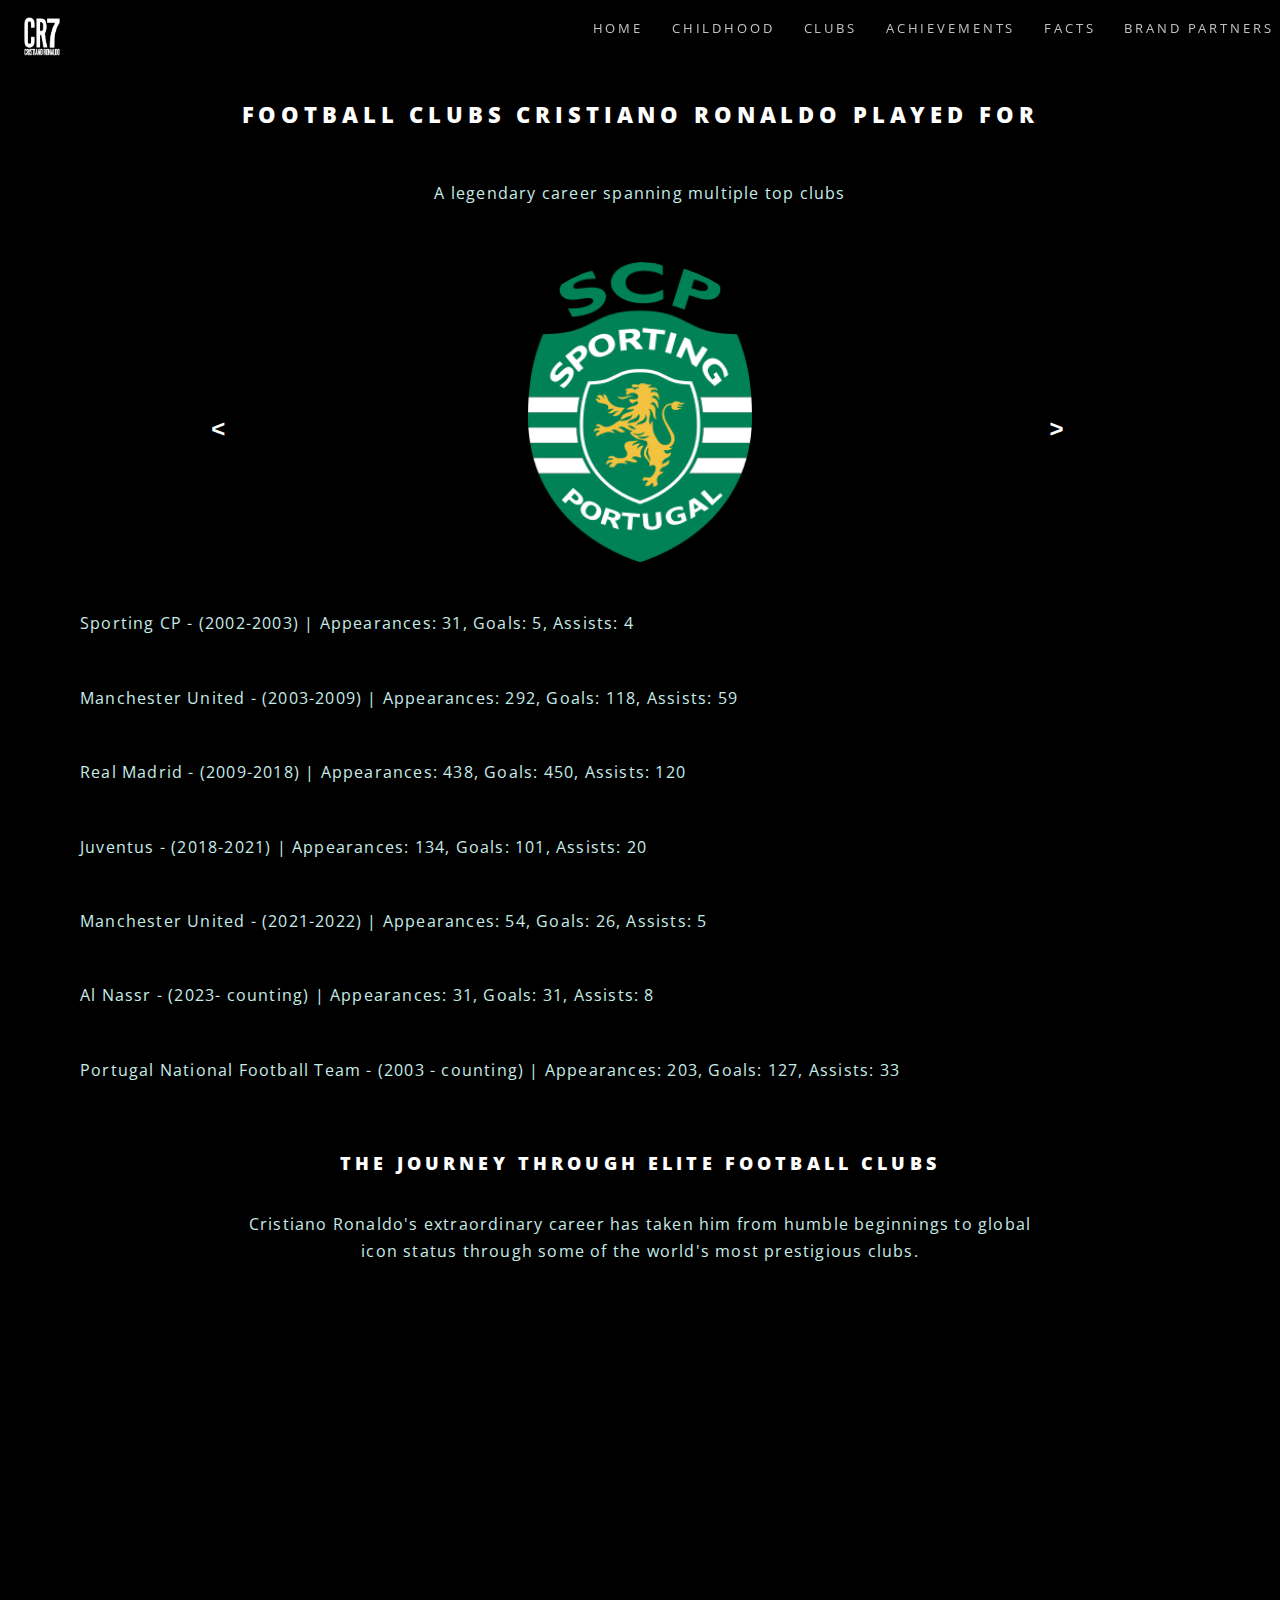
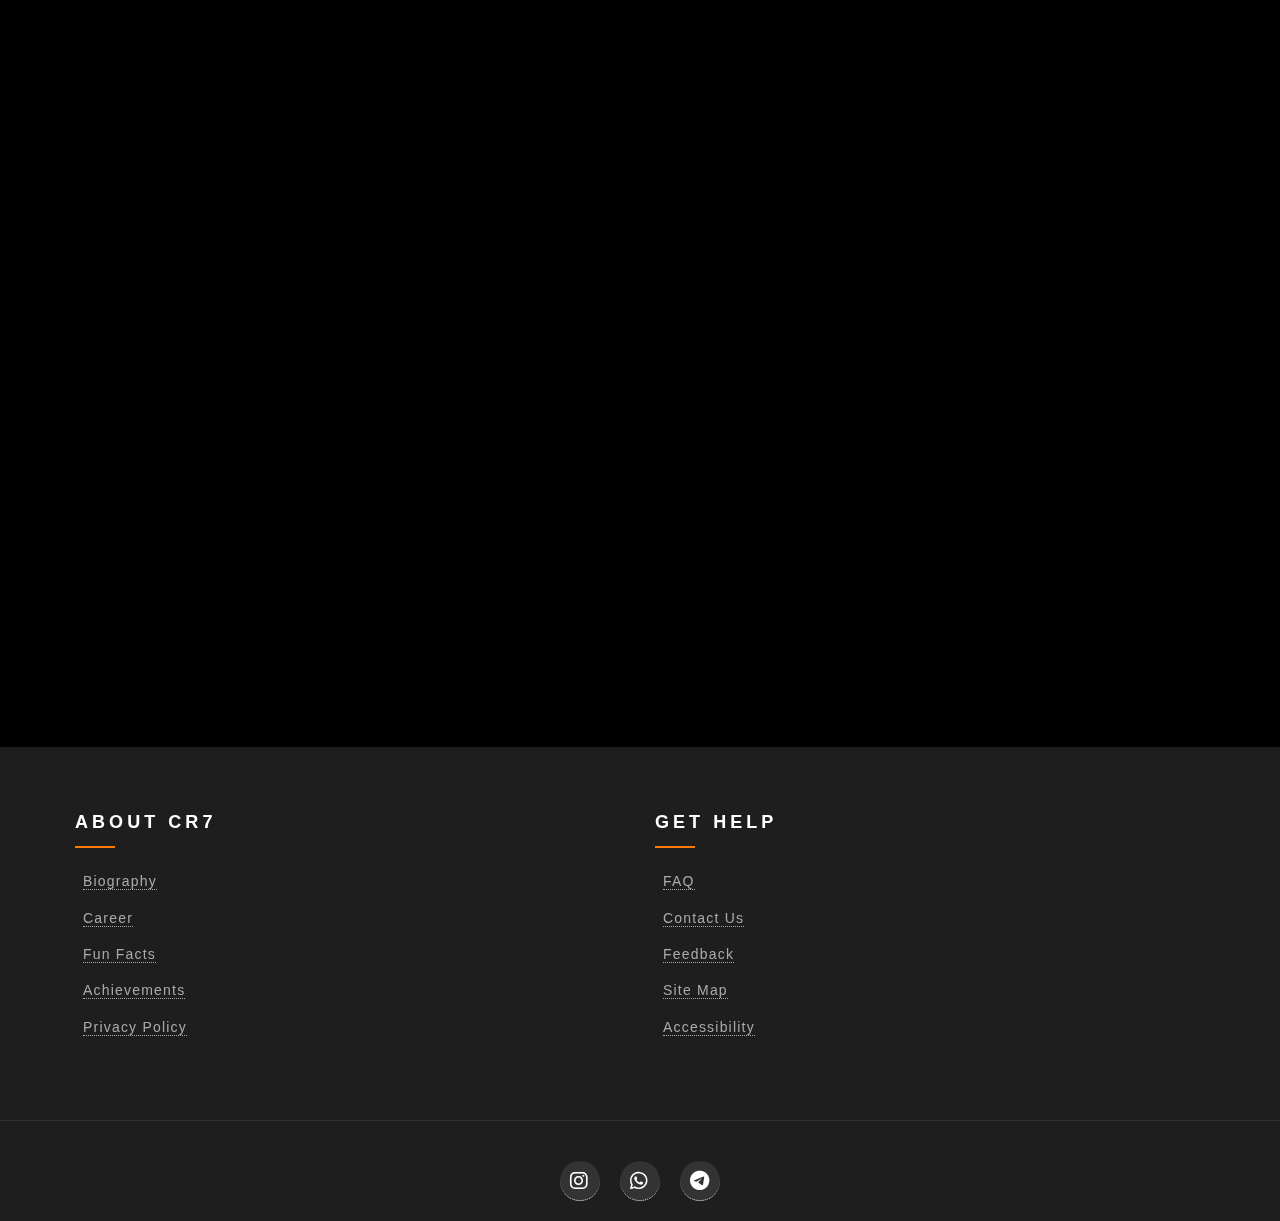
<file: baska2.html>
<!DOCTYPE html>
<html lang="en">
<head>
    <meta charset="UTF-8">
    <meta name="viewport" content="width=device-width, initial-scale=1.0">
    <title>Football Clubs - A Tribute to Cristiano Ronaldo</title>
    <link rel="stylesheet" href="assets/css/main.css" />
    <link href="https://unpkg.com/aos@2.3.1/dist/aos.css" rel="stylesheet">
    <style>
        /* 3D text effect on hover for headings */
        h2:hover, h3:hover {
            transform: perspective(500px) rotateX(15deg) scale(1.1);
            text-shadow: 0 5px 15px rgba(0,0,0,0.5);
            transition: all 0.5s cubic-bezier(0.68, -0.55, 0.27, 1.55);
            color: #ff7b00;
        }
        
        /* Desktop menu styles */
        @media screen and (min-width: 980px) {
            #header nav ul li.special {
                display: none;
            }
            
            #header nav:after {
                content: '';
                display: block;
                clear: both;
            }
            
            #header nav > ul {
                display: flex;
                justify-content: flex-end;
            }
            
            #header nav > ul > li {
                display: block;
                margin-left: 1em;
            }
            
            #header nav > ul > li > a {
                color: rgba(255, 255, 255, 0.75);
                text-decoration: none;
                padding: 0 0.5em;
                display: block;
                font-size: 0.8em;
                line-height: 2.5em;
                transition: color 0.2s ease-in-out;
            }
            
            #header nav > ul > li > a:hover {
                color: #ffffff;
            }
            
            #menu {
                display: none !important;
            }
            
            #header nav:before {
                content: '';
                display: block;
                position: absolute;
                right: 0;
                top: 0;
                height: 100%;
            }
            
            #header nav:after {
                clear: both;
            }
            
            #desktop-menu {
                display: flex !important;
            }
        }
        
        /* Hide desktop menu on mobile */
        #desktop-menu {
            display: none;
        }

        #header {
            display: flex;
            justify-content: space-between;
            align-items: center;
            padding: 0 1.5em;
        }
        
        .navbar-logo {
            display: flex;
            align-items: center;
        }
        
        @media screen and (max-width: 736px) {
            .navbar-logo img {
                height: 30px;
                margin-right: 10px;
            }
            
            #header h1 {
                font-size: 0.9em;
            }
        }
        
        /* Carousel styles */
        .carousel-container {
            position: relative;
            width: 80%;
            max-width: 1200px;
            margin: 0 auto;
            overflow: hidden;
        }

        .carousel-track {
            display: flex;
            transition: transform 0.5s ease-in-out;
        }

        .carousel-slide {
            flex: 0 0 100%;
            display: flex;
            justify-content: center;
            align-items: center;
        }

        .carousel-image {
            width: 300px;
            height: 300px;
            object-fit: contain;
            border-radius: 50%;
        }

        .carousel-button {
            position: absolute;
            top: 50%;
            transform: translateY(-50%);
            background: rgba(0, 0, 0, 0.7);
            color: white;
            border: none;
            padding: 1rem;
            cursor: pointer;
            font-size: 1.5rem;
            border-radius: 50%;
            transition: background 0.3s;
        }

        .carousel-button:hover {
            background: rgb(8, 226, 74);
        }

        .prev {
            left: 1rem;
        }

        .next {
            right: 1rem;
        }
        
        /* Club stats styles */
        .club-stats {
            margin-top: 2rem;
            text-align: left;
        }
        
        .club-stats ul {
            list-style: none;
            padding: 0;
        }
        
        .club-stats li {
            margin-bottom: 1rem;
            padding: 1rem;
            background: rgba(0, 0, 0, 0.2);
            border-radius: 10px;
            transition: all 0.3s ease;
        }
        
        .club-stats li:hover {
            transform: translateX(10px);
            background: rgba(255, 123, 0, 0.2);
        }
        
        /* Footer Styles */
        #new-footer {
            background-color: #1e1e1e;
            color: #fff;
            padding: 60px 0 20px;
            font-family: Arial, sans-serif;
            position: relative;
            z-index: 1;
            box-shadow: 0 -5px 15px rgba(0, 0, 0, 0.1);
        }
        
        .footer-container {
            display: flex;
            flex-wrap: wrap;
            justify-content: space-between;
            max-width: 1200px;
            margin: 0 auto;
            padding: 0 20px;
        }
        
        .footer-column {
            flex: 1;
            min-width: 200px;
            margin-bottom: 30px;
            padding: 0 15px;
        }
        
        .footer-column h3 {
            color: #fff;
            font-size: 18px;
            font-weight: 600;
            margin-bottom: 20px;
            position: relative;
            padding-bottom: 10px;
            text-transform: uppercase;
        }
        
        .footer-column h3::after {
            content: '';
            position: absolute;
            left: 0;
            bottom: 0;
            width: 40px;
            height: 2px;
            background-color: #ff7b00;
        }
        
        .footer-column ul {
            list-style: none;
            padding: 0;
            margin: 0;
        }
        
        .footer-column ul li {
            margin-bottom: 10px;
        }
        
        .footer-column ul li a {
            color: #aaa;
            text-decoration: none;
            transition: color 0.3s ease;
            font-size: 14px;
        }
        
        .footer-column ul li a:hover {
            color: #ff7b00;
            padding-left: 5px;
        }
        
        .footer-bottom {
            text-align: center;
            padding-top: 20px;
            margin-top: 40px;
            border-top: 1px solid rgba(255, 255, 255, 0.1);
        }
        
        .social-icons {
            display: flex;
            justify-content: center;
            gap: 20px;
            margin-top: 20px;
        }
        
        .social-icons a {
            display: inline-flex;
            align-items: center;
            justify-content: center;
            width: 40px;
            height: 40px;
            border-radius: 50%;
            background-color: #333;
            color: #fff;
            font-size: 20px;
            transition: all 0.3s ease;
        }
        
        .social-icons a:hover {
            transform: translateY(-5px);
        }
        
        .social-icons a.instagram:hover {
            background: linear-gradient(45deg, #f09433 0%, #e6683c 25%, #dc2743 50%, #cc2366 75%, #bc1888 100%);
            box-shadow: 0 5px 15px rgba(220, 39, 67, 0.4);
        }
        
        .social-icons a.whatsapp:hover {
            background-color: #25D366;
            box-shadow: 0 5px 15px rgba(37, 211, 102, 0.4);
        }
        
        .social-icons a.telegram:hover {
            background-color: #0088cc;
            box-shadow: 0 5px 15px rgba(0, 136, 204, 0.4);
        }
        
        @media screen and (max-width: 768px) {
            .footer-container {
                flex-direction: column;
            }
            
            .footer-column {
                width: 100%;
                margin-bottom: 30px;
            }
        }
        
        /* Club journey styles */
        .club-journey {
            margin-top: 3rem;
        }
        
        .club-journey h3 {
            text-align: center;
            margin-bottom: 2rem;
            color: #ff7b00;
        }
        
        .club-journey p {
            text-align: center;
            max-width: 800px;
            margin: 0 auto 3rem auto;
        }
        
        .club-cards {
            display: grid;
            grid-template-columns: repeat(auto-fit, minmax(300px, 1fr));
            gap: 2rem;
            margin-top: 2rem;
        }
        
        .club-card {
            background: rgba(0, 0, 0, 0.2);
            border-radius: 15px;
            overflow: hidden;
            box-shadow: 0 10px 30px rgba(0, 0, 0, 0.3);
            transition: all 0.3s ease;
        }
        
        .club-card:hover {
            transform: translateY(-10px);
            box-shadow: 0 15px 40px rgba(255, 123, 0, 0.3);
        }
        
        .club-image {
            width: 100%;
            height: 250px;
            overflow: hidden;
        }
        
        .club-image img {
            width: 100%;
            height: 100%;
            object-fit: cover;
            transition: transform 0.5s ease;
        }
        
        .club-card:hover .club-image img {
            transform: scale(1.1);
        }
        
        .club-info {
            padding: 1.5rem;
        }
        
        .club-info h4 {
            color: #ff7b00;
            margin-bottom: 0.5rem;
            font-size: 1.2rem;
        }
        
        .club-info p {
            color: rgba(255, 255, 255, 0.8);
            font-size: 0.9rem;
            margin: 0;
            text-align: left;
        }
        
        /* Mobile responsiveness for club cards */
        @media screen and (max-width: 736px) {
            .club-cards {
                grid-template-columns: 1fr;
                gap: 1.5rem;
            }
            
            .club-image {
                height: 200px;
            }
            
            .club-info {
                padding: 1rem;
            }
            
            .club-info h4 {
                font-size: 1.1rem;
            }
            
            .club-info p {
                font-size: 0.85rem;
            }
        }
    </style>
</head>
<body class="landing is-preload">
    <!-- Page Wrapper -->
    <div id="page-wrapper">

        <!-- Header -->
        <header id="header" class="alt" style="margin-top: 12px;">
            <div class="navbar-logo" style="display: flex; align-items: center;">
                <img src="images/logo.png" alt="CR7 Logo" style="height: 40px; margin-right: 15px;">
                <h1 style="transform: translateX(90px);"><a href="index.html">A Tribute to Cristiano Ronaldo</a></h1>
            </div>
            <nav id="nav">
                <ul>
                    <li class="special">
                        <a href="#menu" class="menuToggle"><span>Menu</span></a>
                        <div id="menu">
                            <ul>
                                <li><a href="index.html">Home</a></li>
                               
                                <li><a href="baska2.html">Clubs</a></li>
                                <li><a href="baska3.html">Achievements</a></li>
                                <li><a href="baska4.html">Facts</a></li>
                                <li><a href="baska5.html">Brand Partners</a></li>
                                <li><a href="index2.html">Landing Page</a></li>
                            </ul>
                        </div>
                    </li>
                </ul>
            </nav>
        </header>

        <!-- Desktop Menu Script -->
        <script>
            document.addEventListener('DOMContentLoaded', function() {
                // Create desktop menu
                var nav = document.querySelector('#header nav');
                var desktopMenu = document.createElement('ul');
                desktopMenu.id = 'desktop-menu';
                
                // Add menu items
                var menuItems = [
                    {text: 'Home', href: 'index.html'},
                    {text: 'Childhood', href: 'baska.html'},
                    {text: 'Clubs', href: 'baska2.html'},
                    {text: 'Achievements', href: 'baska3.html'},
                    {text: 'Facts', href: 'baska4.html'},
                    {text: 'Brand Partners', href: 'baska5.html'}
                ];
                
                menuItems.forEach(function(item) {
                    var li = document.createElement('li');
                    var a = document.createElement('a');
                    a.href = item.href;
                    a.textContent = item.text;
                    li.appendChild(a);
                    desktopMenu.appendChild(li);
                });
                
                nav.appendChild(desktopMenu);
            });
        </script>

        <!-- Main Content -->
        <section id="one" class="wrapper style1 special">
            <div class="inner">
                <header class="major">
                    <h2 class="neon-text">Football Clubs Cristiano Ronaldo Played For</h2>
                    <p>A legendary career spanning multiple top clubs</p>
                </header>
                
                <div class="carousel-container">
                    <div class="carousel-track">
                        <div class="carousel-slide">
                            <img src="images/Sporting_CP.png" alt="Sporting CP" class="carousel-image">
                        </div>
                        <div class="carousel-slide">
                            <img src="images/Man_U_Logo.png" alt="Manchester United" class="carousel-image">
                        </div>
                        <div class="carousel-slide">
                            <img src="images/real.png" alt="Real Madrid CF" class="carousel-image">
                        </div>
                        <div class="carousel-slide">
                            <img src="images/junvetus.png" alt="Juventus" class="carousel-image">
                        </div>
                        <div class="carousel-slide">
                            <img src="images/Logo_Al-Nassr.png" alt="Al-Nassr FC" class="carousel-image">
                        </div>
                        <div class="carousel-slide">
                            <img src="images/Portuguese_Football_Federation.svg.png" alt="Portugal National Football Team" class="carousel-image">
                        </div>
                    </div>
                    <button class="carousel-button prev">&lt;</button>
                    <button class="carousel-button next">&gt;</button>
                </div>
                
                <div class="club-stats">
                    <ul>
                        <li>Sporting CP - (2002-2003) | Appearances: 31, Goals: 5, Assists: 4</li>
                        <li>Manchester United - (2003-2009) | Appearances: 292, Goals: 118, Assists: 59</li>
                        <li>Real Madrid - (2009-2018) | Appearances: 438, Goals: 450, Assists: 120</li>
                        <li>Juventus - (2018-2021) | Appearances: 134, Goals: 101, Assists: 20</li>
                        <li>Manchester United - (2021-2022) | Appearances: 54, Goals: 26, Assists: 5</li>
                        <li>Al Nassr - (2023- counting) | Appearances: 31, Goals: 31, Assists: 8</li>
                        <li>Portugal National Football Team - (2003 - counting) | Appearances: 203, Goals: 127, Assists: 33</li>
                    </ul>
                </div>
                
                <!-- New Club Journey with images -->
                <div class="club-journey">
                    <h3>THE JOURNEY THROUGH ELITE FOOTBALL CLUBS</h3>
                    <p>Cristiano Ronaldo's extraordinary career has taken him from humble beginnings to global icon status through some of the world's most prestigious clubs.</p>
                    
                    <div class="club-cards">
                        <!-- Sporting CP -->
                        <div class="club-card" data-aos="fade-up">
                            <div class="club-image">
                                <img src="sporting.jpg" alt="Ronaldo at Sporting CP">
                            </div>
                            <div class="club-info">
                                <h4>SPORTING CP: WHERE IT ALL BEGAN</h4>
                                <p>At just 16, Ronaldo became the first player to play for Sporting's under-16 through first team all in one season.</p>
                            </div>
                        </div>
                        
                        <!-- Manchester United -->
                        <div class="club-card" data-aos="fade-up" data-aos-delay="100">
                            <div class="club-image">
                                <img src="mu.jpg" alt="Ronaldo at Manchester United">
                            </div>
                            <div class="club-info">
                                <h4>MANCHESTER UNITED: THE TRANSFORMATION</h4>
                                <p>Under Ferguson's guidance, Ronaldo transformed from flashy winger to lethal goalscorer, winning his first Ballon d'Or in 2008.</p>
                            </div>
                        </div>
                        
                        <!-- Real Madrid -->
                        <div class="club-card" data-aos="fade-up" data-aos-delay="200">
                            <div class="club-image">
                                <img src="real.jpg" alt="Ronaldo at Real Madrid">
                            </div>
                            <div class="club-info">
                                <h4>REAL MADRID: THE GOLDEN ERA</h4>
                                <p>At Real Madrid, Ronaldo reached unprecedented heights with 450 goals in 438 appearances and four Champions League titles.</p>
                            </div>
                        </div>
                        
                        <!-- Juventus -->
                        <div class="club-card" data-aos="fade-up" data-aos-delay="300">
                            <div class="club-image">
                                <img src="juventus.jpg" alt="Ronaldo at Juventus">
                            </div>
                            <div class="club-info">
                                <h4>JUVENTUS: CONQUERING ITALY</h4>
                                <p>Ronaldo scored over 100 goals for Juventus in just three seasons, helping them continue their domestic dominance.</p>
                            </div>
                        </div>
                        
                        <!-- Return to Man United -->
                        <div class="club-card" data-aos="fade-up" data-aos-delay="400">
                            <div class="club-image">
                                <img src="mu.jpg" alt="Ronaldo's return to Manchester United">
                            </div>
                            <div class="club-info">
                                <h4>RETURN TO MANCHESTER UNITED</h4>
                                <p>His emotional return to Old Trafford in 2021 saw him continue his goalscoring prowess despite the team's struggles.</p>
                            </div>
                        </div>
                        
                        <!-- Al Nassr -->
                        <div class="club-card" data-aos="fade-up" data-aos-delay="500">
                            <div class="club-image">
                                <img src="alnassr.jpg" alt="Ronaldo at Al Nassr">
                            </div>
                            <div class="club-info">
                                <h4>AL NASSR: NEW HORIZONS</h4>
                                <p>Ronaldo's move to Saudi Arabia marked a new chapter, bringing his star power to develop football in the Middle East.</p>
                            </div>
                        </div>
                    </div>
                </div>
            </div>
        </section>

        <!-- Carousel Script -->
        <script>
            document.addEventListener('DOMContentLoaded', function() {
                // Carousel functionality
                const track = document.querySelector('.carousel-track');
                const slides = Array.from(document.querySelectorAll('.carousel-slide'));
                const nextButton = document.querySelector('.carousel-button.next');
                const prevButton = document.querySelector('.carousel-button.prev');
                
                let currentIndex = 0;
                const slideWidth = 100; // 100% as each slide is full width
                
                // Set initial position
                updateCarousel();
                
                // Add click event for next button
                nextButton.addEventListener('click', function() {
                    currentIndex = (currentIndex + 1) % slides.length;
                    updateCarousel();
                });
                
                // Add click event for prev button
                prevButton.addEventListener('click', function() {
                    currentIndex = (currentIndex - 1 + slides.length) % slides.length;
                    updateCarousel();
                });
                
                // Function to update carousel position
                function updateCarousel() {
                    track.style.transform = `translateX(-${currentIndex * slideWidth}%)`;
                }
                
                // Auto-advance carousel every 5 seconds
                setInterval(function() {
                    currentIndex = (currentIndex + 1) % slides.length;
                    updateCarousel();
                }, 5000);
            });
        </script>

        <!-- Footer -->
        <footer id="new-footer">
            <div class="footer-container">
                <div class="footer-column">
                    <h3>About CR7</h3>
                    <ul>
                        <li><a href="#">Biography</a></li>
                        <li><a href="baska2.html">Career</a></li>
                        <li><a href="baska4.html">Fun Facts</a></li>
                        <li><a href="baska3.html">Achievements</a></li>
                        <li><a href="#">Privacy Policy</a></li>
                    </ul>
                </div>
                
                <div class="footer-column">
                    <h3>Get Help</h3>
                    <ul>
                        <li><a href="#">FAQ</a></li>
                        <li><a href="#">Contact Us</a></li>
                        <li><a href="#">Feedback</a></li>
                        <li><a href="#">Site Map</a></li>
                        <li><a href="#">Accessibility</a></li>
                    </ul>
                </div>
            </div>
            <div class="footer-bottom">
               
                <div class="social-icons">
                    <a href="https://www.instagram.com/nurwxsc?igsh=NDRnbXZha2FsZGUx&utm_source=qr" target="_blank" class="instagram" aria-label="Instagram">
                        <i class="fab fa-instagram"></i>
                    </a>
                    <a href="https://wa.me/87059688671" target="_blank" class="whatsapp" aria-label="WhatsApp">
                        <i class="fab fa-whatsapp"></i>
                    </a>
                    <a href="https://t.me/nurwxcs" target="_blank" class="telegram" aria-label="Telegram">
                        <i class="fab fa-telegram-plane"></i>
                    </a>
                </div>
            </div>
        </footer>
    </div>

    <!-- Scripts -->
    <script src="assets/js/jquery.min.js"></script>
    <script src="assets/js/jquery.scrollex.min.js"></script>
    <script src="assets/js/jquery.scrolly.min.js"></script>
    <script src="assets/js/browser.min.js"></script>
    <script src="assets/js/breakpoints.min.js"></script>
    <script src="assets/js/util.js"></script>
    <script src="assets/js/main.js"></script>
    <script src="https://unpkg.com/aos@2.3.1/dist/aos.js"></script>
    <script>AOS.init();</script>
    <link rel="stylesheet" href="https://cdnjs.cloudflare.com/ajax/libs/font-awesome/6.4.0/css/all.min.css">
</body>
</html>
</file>
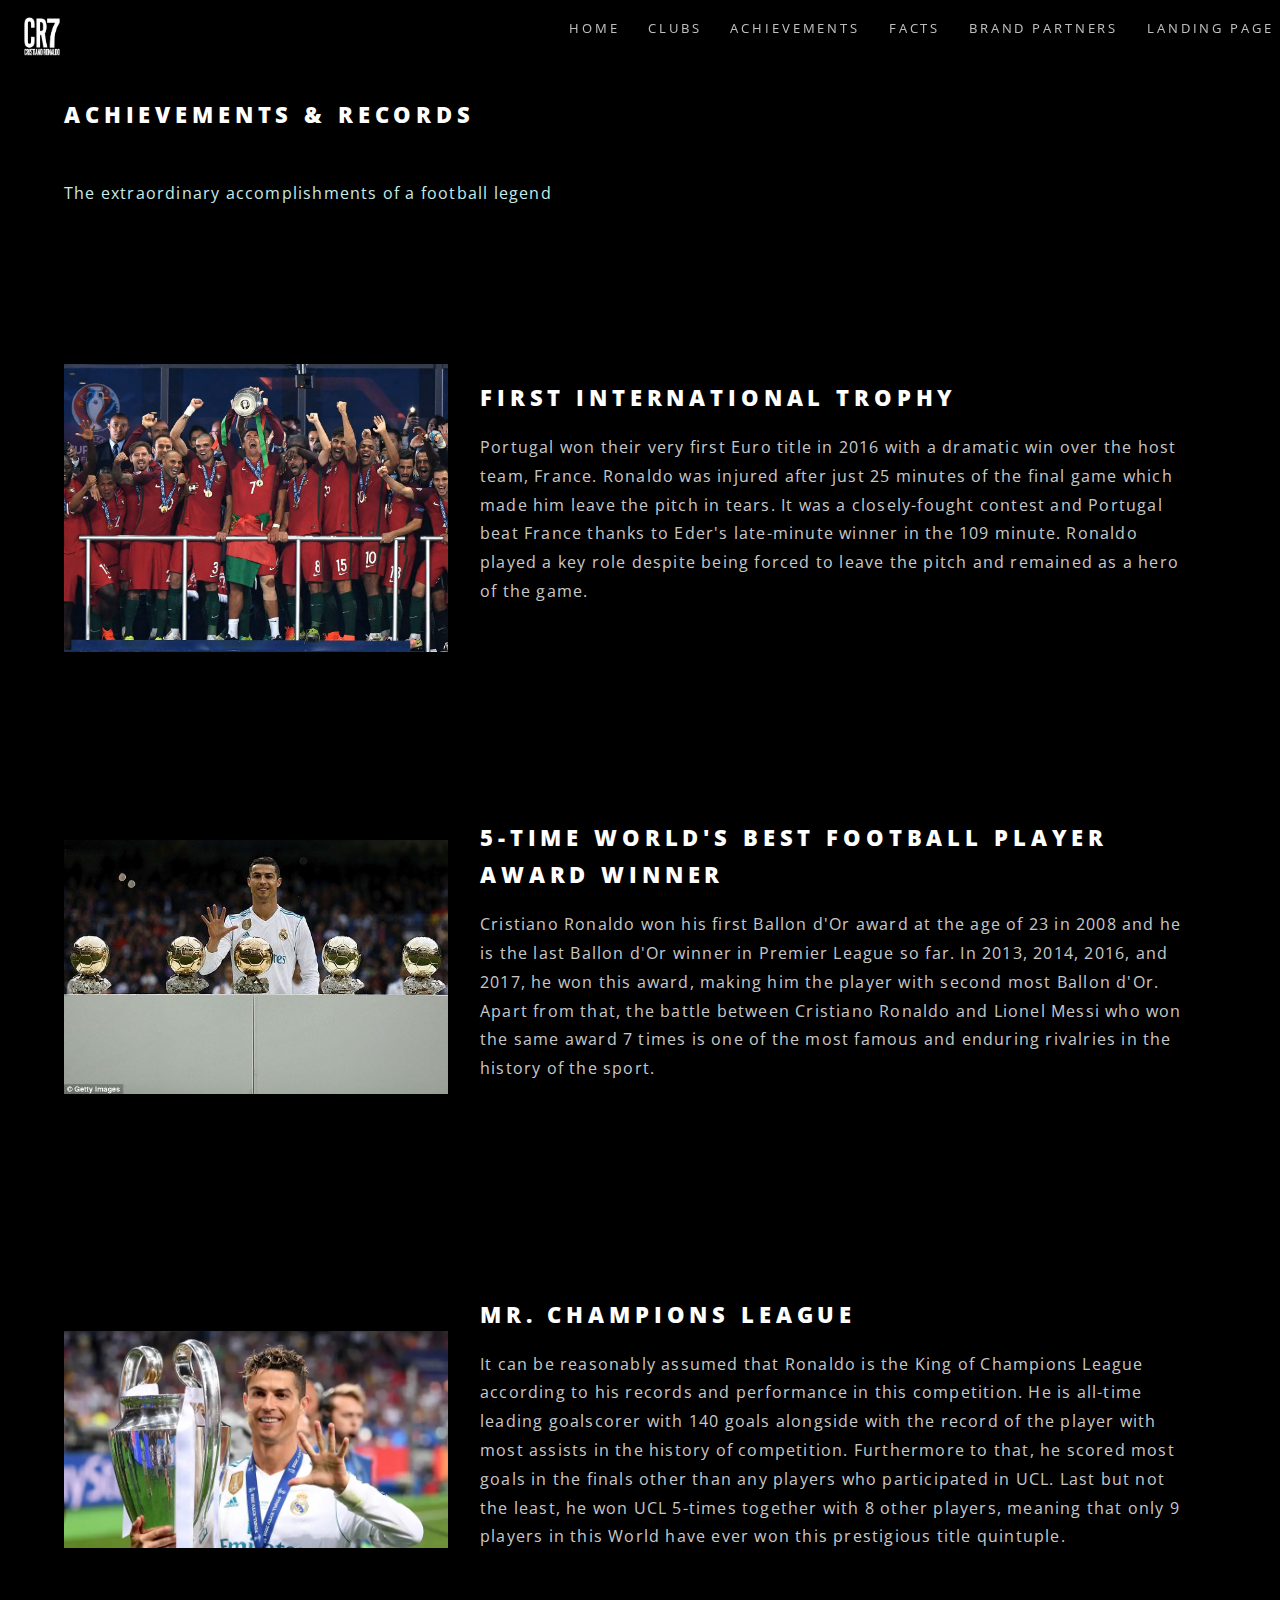
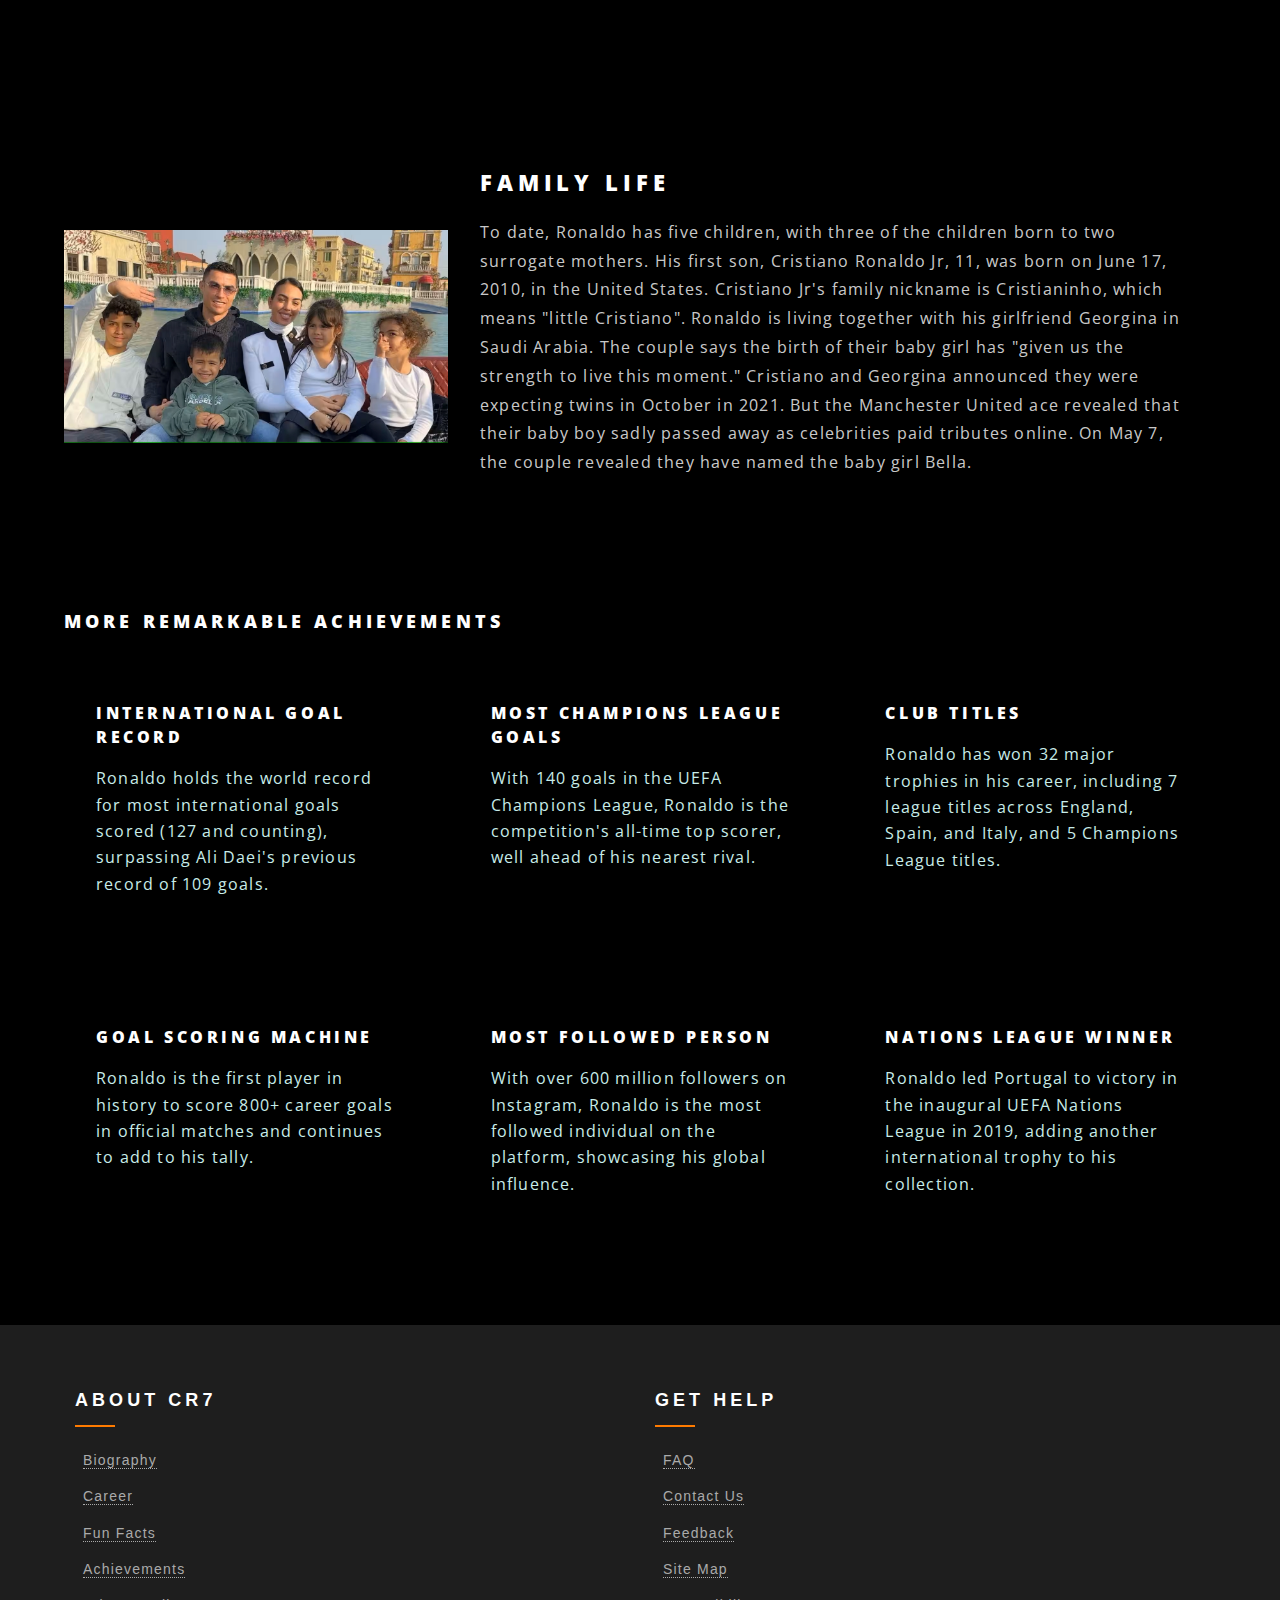
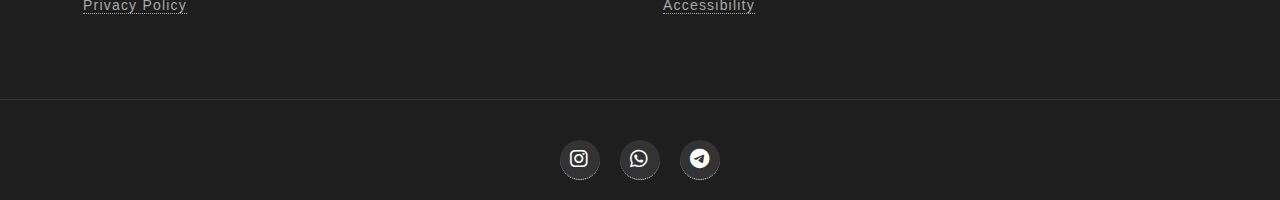
<file: baska3.html>
<!DOCTYPE html>
<html lang="en">
<head>
    <meta charset="UTF-8">
    <meta name="viewport" content="width=device-width, initial-scale=1.0">
    <title>Achievements - A Tribute to Cristiano Ronaldo</title>
    <link rel="stylesheet" href="assets/css/main.css" />
    <link href="https://unpkg.com/aos@2.3.1/dist/aos.css" rel="stylesheet">
    <style>
        /* 3D text effect on hover for headings */
        h2:hover, h3:hover {
            transform: perspective(500px) rotateX(15deg) scale(1.1);
            text-shadow: 0 5px 15px rgba(0,0,0,0.5);
            transition: all 0.5s cubic-bezier(0.68, -0.55, 0.27, 1.55);
            color: #ff7b00;
        }
        
        /* Desktop menu styles */
        @media screen and (min-width: 980px) {
            #header nav ul li.special {
                display: none;
            }
            
            #header nav:after {
                content: '';
                display: block;
                clear: both;
            }
            
            #header nav > ul {
                display: flex;
                justify-content: flex-end;
            }
            
            #header nav > ul > li {
                display: block;
                margin-left: 1em;
            }
            
            #header nav > ul > li > a {
                color: rgba(255, 255, 255, 0.75);
                text-decoration: none;
                padding: 0 0.5em;
                display: block;
                font-size: 0.8em;
                line-height: 2.5em;
                transition: color 0.2s ease-in-out;
            }
            
            #header nav > ul > li > a:hover {
                color: #ffffff;
            }
            
            #menu {
                display: none !important;
            }
            
            #header nav:before {
                content: '';
                display: block;
                position: absolute;
                right: 0;
                top: 0;
                height: 100%;
            }
            
            #header nav:after {
                clear: both;
            }
            
            #desktop-menu {
                display: flex !important;
            }
        }
        
        /* Hide desktop menu on mobile */
        #desktop-menu {
            display: none;
        }

        #header {
            display: flex;
            justify-content: space-between;
            align-items: center;
            padding: 0 1.5em;
        }
        
        .navbar-logo {
            display: flex;
            align-items: center;
        }
        
        @media screen and (max-width: 736px) {
            .navbar-logo img {
                height: 30px;
                margin-right: 10px;
            }
            
            #header h1 {
                font-size: 0.9em;
            }
        }
        
        /* Spotlight styles */
        .spotlight {
            display: flex;
            align-items: center;
            margin: 2rem 0;
            background: rgba(0, 0, 0, 0.2);
            border-radius: 15px;
            overflow: hidden;
            box-shadow: 0 15px 35px rgba(0, 0, 0, 0.3);
        }
        
        .spotlight .image {
            flex: 1;
            min-width: 300px;
            overflow: hidden;
        }
        
        .spotlight .image img {
            width: 100%;
            height: 100%;
            object-fit: cover;
            transition: transform 0.8s ease;
        }
        
        .spotlight .image:hover img {
            transform: scale(1.1) rotate(2deg);
            filter: saturate(1.5) contrast(1.1);
        }
        
        .spotlight .content {
            flex: 2;
            padding: 2rem;
        }
        
        .spotlight .content h2 {
            margin-bottom: 1rem;
            color: #fff;
        }
        
        .spotlight .content p {
            color: rgba(255, 255, 255, 0.8);
            line-height: 1.8;
        }
        
        @media screen and (max-width: 980px) {
            .spotlight {
                flex-direction: column;
            }
            
            .spotlight .image {
                width: 100%;
                min-height: 300px;
            }
        }
        
        /* Footer Styles */
        #new-footer {
            background-color: #1e1e1e;
            color: #fff;
            padding: 60px 0 20px;
            font-family: Arial, sans-serif;
            position: relative;
            z-index: 1;
            box-shadow: 0 -5px 15px rgba(0, 0, 0, 0.1);
        }
        
        .footer-container {
            display: flex;
            flex-wrap: wrap;
            justify-content: space-between;
            max-width: 1200px;
            margin: 0 auto;
            padding: 0 20px;
        }
        
        .footer-column {
            flex: 1;
            min-width: 200px;
            margin-bottom: 30px;
            padding: 0 15px;
        }
        
        .footer-column h3 {
            color: #fff;
            font-size: 18px;
            font-weight: 600;
            margin-bottom: 20px;
            position: relative;
            padding-bottom: 10px;
            text-transform: uppercase;
        }
        
        .footer-column h3::after {
            content: '';
            position: absolute;
            left: 0;
            bottom: 0;
            width: 40px;
            height: 2px;
            background-color: #ff7b00;
        }
        
        .footer-column ul {
            list-style: none;
            padding: 0;
            margin: 0;
        }
        
        .footer-column ul li {
            margin-bottom: 10px;
        }
        
        .footer-column ul li a {
            color: #aaa;
            text-decoration: none;
            transition: color 0.3s ease;
            font-size: 14px;
        }
        
        .footer-column ul li a:hover {
            color: #ff7b00;
            padding-left: 5px;
        }
        
        .footer-bottom {
            text-align: center;
            padding-top: 20px;
            margin-top: 40px;
            border-top: 1px solid rgba(255, 255, 255, 0.1);
        }
        
        .social-icons {
            display: flex;
            justify-content: center;
            gap: 20px;
            margin-top: 20px;
        }
        
        .social-icons a {
            display: inline-flex;
            align-items: center;
            justify-content: center;
            width: 40px;
            height: 40px;
            border-radius: 50%;
            background-color: #333;
            color: #fff;
            font-size: 20px;
            transition: all 0.3s ease;
        }
        
        .social-icons a:hover {
            transform: translateY(-5px);
        }
        
        .social-icons a.instagram:hover {
            background: linear-gradient(45deg, #f09433 0%, #e6683c 25%, #dc2743 50%, #cc2366 75%, #bc1888 100%);
            box-shadow: 0 5px 15px rgba(220, 39, 67, 0.4);
        }
        
        .social-icons a.whatsapp:hover {
            background-color: #25D366;
            box-shadow: 0 5px 15px rgba(37, 211, 102, 0.4);
        }
        
        .social-icons a.telegram:hover {
            background-color: #0088cc;
            box-shadow: 0 5px 15px rgba(0, 136, 204, 0.4);
        }
        
        @media screen and (max-width: 768px) {
            .footer-container {
                flex-direction: column;
            }
            
            .footer-column {
                width: 100%;
                margin-bottom: 30px;
            }
        }
    </style>
</head>
<body class="landing is-preload">
    <!-- Page Wrapper -->
    <div id="page-wrapper">

        <!-- Header -->
        <header id="header" class="alt" style="margin-top: 12px;">
            <div class="navbar-logo" style="display: flex; align-items: center;">
                <img src="images/logo.png" alt="CR7 Logo" style="height: 40px; margin-right: 15px;">
                <h1 style="transform: translateX(90px);"><a href="index.html">A Tribute to Cristiano Ronaldo</a></h1>
            </div>
            <nav id="nav">
                <ul>
                    <li class="special">
                        <a href="#menu" class="menuToggle"><span>Menu</span></a>
                        <div id="menu">
                            <ul>
                                <li><a href="index.html">Home</a></li>
                              
                                <li><a href="baska2.html">Clubs</a></li>
                                <li><a href="baska3.html">Achievements</a></li>
                                <li><a href="baska4.html">Facts</a></li>
                                <li><a href="baska5.html">Brand Partners</a></li>
                                <li><a href="index2.html">Landing Page</a></li>
                            </ul>
                        </div>
                    </li>
                </ul>
            </nav>
        </header>

        <!-- Desktop Menu Script -->
        <script>
            document.addEventListener('DOMContentLoaded', function() {
                // Create desktop menu
                var nav = document.querySelector('#header nav');
                var desktopMenu = document.createElement('ul');
                desktopMenu.id = 'desktop-menu';
                
                // Add menu items
                var menuItems = [
                    {text: 'Home', href: 'index.html'},
                
                    {text: 'Clubs', href: 'baska2.html'},
                    {text: 'Achievements', href: 'baska3.html'},
                    {text: 'Facts', href: 'baska4.html'},
                    {text: 'Brand Partners', href: 'baska5.html'},
                    {text: 'Landing Page', href: 'index2.html'}
                ];
                
                menuItems.forEach(function(item) {
                    var li = document.createElement('li');
                    var a = document.createElement('a');
                    a.href = item.href;
                    a.textContent = item.text;
                    li.appendChild(a);
                    desktopMenu.appendChild(li);
                });
                
                nav.appendChild(desktopMenu);
            });
        </script>

        <!-- Main Content -->
        <section  class="wrapper style1">
            <div class="inner">
                <header class="major">
                    <h2 class="neon-text">Achievements & Records</h2>
                    <p>The extraordinary accomplishments of a football legend</p>
                </header>
                <p style="opacity: 0;"">data-brand <br>sadsd</p>  
                <!-- First Spotlight -->
                
                <section class="spotlight">
                    <div class="image"><img src="images/Ronaldo_Euro.jpg" alt="Ronaldo and Portugal winning Euro title" /></div>
                    <div class="content">
                        <h2>First International Trophy</h2>
                        <p>Portugal won their very first Euro title in 2016 with a dramatic win over the host team, France.
                            Ronaldo was injured after just 25 minutes of the final game which made him leave the pitch in tears. It was a
                            closely-fought contest and Portugal beat France thanks to Eder's late-minute winner in the 109 minute.
                            Ronaldo played a key role despite being forced to leave the pitch and remained as a hero of the game.
                        </p>
                    </div>
                </section>
                
                <p style="opacity: 0;"">data-brand <br>sadsd</p> 
                <!-- Second Spotlight -->
                <section class="spotlight">
                    <div class="image"><img src="images/Ronaldo_Ballon_d_Or.jpg" alt="Ronaldo and his Ballon d'Or" /></div>
                    <div class="content">
                        <h2>5-time World's Best Football Player Award Winner</h2>
                        <p>Cristiano Ronaldo won his first Ballon d'Or award at the age of 23 in 2008 and he is the last Ballon d'Or winner in Premier League so far.
                        In 2013, 2014, 2016, and 2017, he won this award, making him the player with second most Ballon d'Or. Apart from that, the battle between Cristiano Ronaldo and Lionel Messi who won the same award 7 times
                        is one of the most famous and enduring rivalries in the history of the sport.
                        </p>
                    </div>
                </section>
                
                <p style="opacity: 0;"">data-brand <br>sadsd</p> 
                <!-- Third Spotlight -->
                <section class="spotlight">
                    <div class="image"><img src="images/Ronaldo_UCL.jpg" alt="Ronaldo and Champions League" /></div>
                    <div class="content">
                        <h2>Mr. Champions League</h2>
                        <p>It can be reasonably assumed that Ronaldo is the King of Champions League according to his records and performance in this competition.
                            He is all-time leading goalscorer with 140 goals alongside with the record of the player with most assists in the
                            history of competition. Furthermore to that, he scored most goals in the finals other than any players who participated
                            in UCL. Last but not the least, he won UCL 5-times together with 8 other players, meaning that only 9 players in this World
                            have ever won this prestigious title quintuple.
                        </p>
                    </div>
                </section>
                
                <p style="opacity: 0;"">data-brand <br>sadsd</p> 
                <!-- Fourth Spotlight -->
                <section class="spotlight">
                    <div class="image"><img src="images/Ronaldo_Family.jpg" alt="Ronaldo and his family"/></div>
                    <div class="content">
                        <h2>Family Life</h2>
                        <p>To date, Ronaldo has five children, with three of the children born to two surrogate mothers. 
                            His first son, Cristiano Ronaldo Jr, 11, was born on June 17, 2010, in the United States.
                             Cristiano Jr's family nickname is Cristianinho, which means "little Cristiano". Ronaldo is living together with his girlfriend Georgina
                            in Saudi Arabia. The couple says the birth of their baby girl has "given us the strength to live this moment."

                            Cristiano and Georgina announced they were expecting twins in October in 2021.

                            But the Manchester United ace revealed that their baby boy sadly passed away as celebrities paid tributes online.
                            
                            On May 7, the couple revealed they have named the baby girl Bella.</p>
                    </div>
                </section>
                
                <!-- Additional Achievements Section -->
                <section class="additional-achievements" style="margin-top: 4rem;">
                    <h3>More Remarkable Achievements</h3>
                    
                    <div class="achievement-grid" style="display: grid; grid-template-columns: repeat(auto-fit, minmax(300px, 1fr)); gap: 2rem; margin-top: 2rem;">
                        <!-- Achievement 1 -->
                        <div class="achievement-card" style="background: rgba(0, 0, 0, 0.2); padding: 2rem; border-radius: 15px; transition: all 0.3s ease;">
                            <h4>International Goal Record</h4>
                            <p>Ronaldo holds the world record for most international goals scored (127 and counting), surpassing Ali Daei's previous record of 109 goals.</p>
                        </div>
                        
                        <!-- Achievement 2 -->
                        <div class="achievement-card" style="background: rgba(0, 0, 0, 0.2); padding: 2rem; border-radius: 15px; transition: all 0.3s ease;">
                            <h4>Most Champions League Goals</h4>
                            <p>With 140 goals in the UEFA Champions League, Ronaldo is the competition's all-time top scorer, well ahead of his nearest rival.</p>
                        </div>
                        
                        <!-- Achievement 3 -->
                        <div class="achievement-card" style="background: rgba(0, 0, 0, 0.2); padding: 2rem; border-radius: 15px; transition: all 0.3s ease;">
                            <h4>Club Titles</h4>
                            <p>Ronaldo has won 32 major trophies in his career, including 7 league titles across England, Spain, and Italy, and 5 Champions League titles.</p>
                        </div>
                        
                        <!-- Achievement 4 -->
                        <div class="achievement-card" style="background: rgba(0, 0, 0, 0.2); padding: 2rem; border-radius: 15px; transition: all 0.3s ease;">
                            <h4>Goal Scoring Machine</h4>
                            <p>Ronaldo is the first player in history to score 800+ career goals in official matches and continues to add to his tally.</p>
                        </div>
                        
                        <!-- Achievement 5 -->
                        <div class="achievement-card" style="background: rgba(0, 0, 0, 0.2); padding: 2rem; border-radius: 15px; transition: all 0.3s ease;">
                            <h4>Most Followed Person</h4>
                            <p>With over 600 million followers on Instagram, Ronaldo is the most followed individual on the platform, showcasing his global influence.</p>
                        </div>
                        
                        <!-- Achievement 6 -->
                        <div class="achievement-card" style="background: rgba(0, 0, 0, 0.2); padding: 2rem; border-radius: 15px; transition: all 0.3s ease;">
                            <h4>Nations League Winner</h4>
                            <p>Ronaldo led Portugal to victory in the inaugural UEFA Nations League in 2019, adding another international trophy to his collection.</p>
                        </div>
                    </div>
                </section>
                
                <script>
                    // Add hover effect to achievement cards
                    document.addEventListener('DOMContentLoaded', function() {
                        const cards = document.querySelectorAll('.achievement-card');
                        
                        cards.forEach(card => {
                            card.addEventListener('mouseenter', function() {
                                this.style.transform = 'translateY(-10px)';
                                this.style.boxShadow = '0 15px 30px rgba(255, 123, 0, 0.3)';
                                this.style.background = 'rgba(20, 20, 20, 0.8)';
                            });
                            
                            card.addEventListener('mouseleave', function() {
                                this.style.transform = 'translateY(0)';
                                this.style.boxShadow = 'none';
                                this.style.background = 'rgba(0, 0, 0, 0.2)';
                            });
                        });
                    });
                </script>
            </div>
        </section>

        <!-- Footer -->
        <footer id="new-footer">
            <div class="footer-container">
                <div class="footer-column">
                    <h3>About CR7</h3>
                    <ul>
                        <li><a href="#">Biography</a></li>
                        <li><a href="baska2.html">Career</a></li>
                        <li><a href="baska4.html">Fun Facts</a></li>
                        <li><a href="baska3.html">Achievements</a></li>
                        <li><a href="#">Privacy Policy</a></li>
                    </ul>
                </div>
                
                <div class="footer-column">
                    <h3>Get Help</h3>
                    <ul>
                        <li><a href="#">FAQ</a></li>
                        <li><a href="#">Contact Us</a></li>
                        <li><a href="#">Feedback</a></li>
                        <li><a href="#">Site Map</a></li>
                        <li><a href="#">Accessibility</a></li>
                    </ul>
                </div>
            </div>
            <div class="footer-bottom">
               
                <div class="social-icons">
                    <a href="https://www.instagram.com/nurwxsc?igsh=NDRnbXZha2FsZGUx&utm_source=qr" target="_blank" class="instagram" aria-label="Instagram">
                        <i class="fab fa-instagram"></i>
                    </a>
                    <a href="https://wa.me/87059688671" target="_blank" class="whatsapp" aria-label="WhatsApp">
                        <i class="fab fa-whatsapp"></i>
                    </a>
                    <a href="https://t.me/nurwxcs" target="_blank" class="telegram" aria-label="Telegram">
                        <i class="fab fa-telegram-plane"></i>
                    </a>
                </div>
            </div>
        </footer>
    </div>

    <!-- Scripts -->
    <script src="assets/js/jquery.min.js"></script>
    <script src="assets/js/jquery.scrollex.min.js"></script>
    <script src="assets/js/jquery.scrolly.min.js"></script>
    <script src="assets/js/browser.min.js"></script>
    <script src="assets/js/breakpoints.min.js"></script>
    <script src="assets/js/util.js"></script>
    <script src="assets/js/main.js"></script>
    <script src="https://unpkg.com/aos@2.3.1/dist/aos.js"></script>
    <script>AOS.init();</script>
    <link rel="stylesheet" href="https://cdnjs.cloudflare.com/ajax/libs/font-awesome/6.4.0/css/all.min.css">
</body>
</html>
</file>
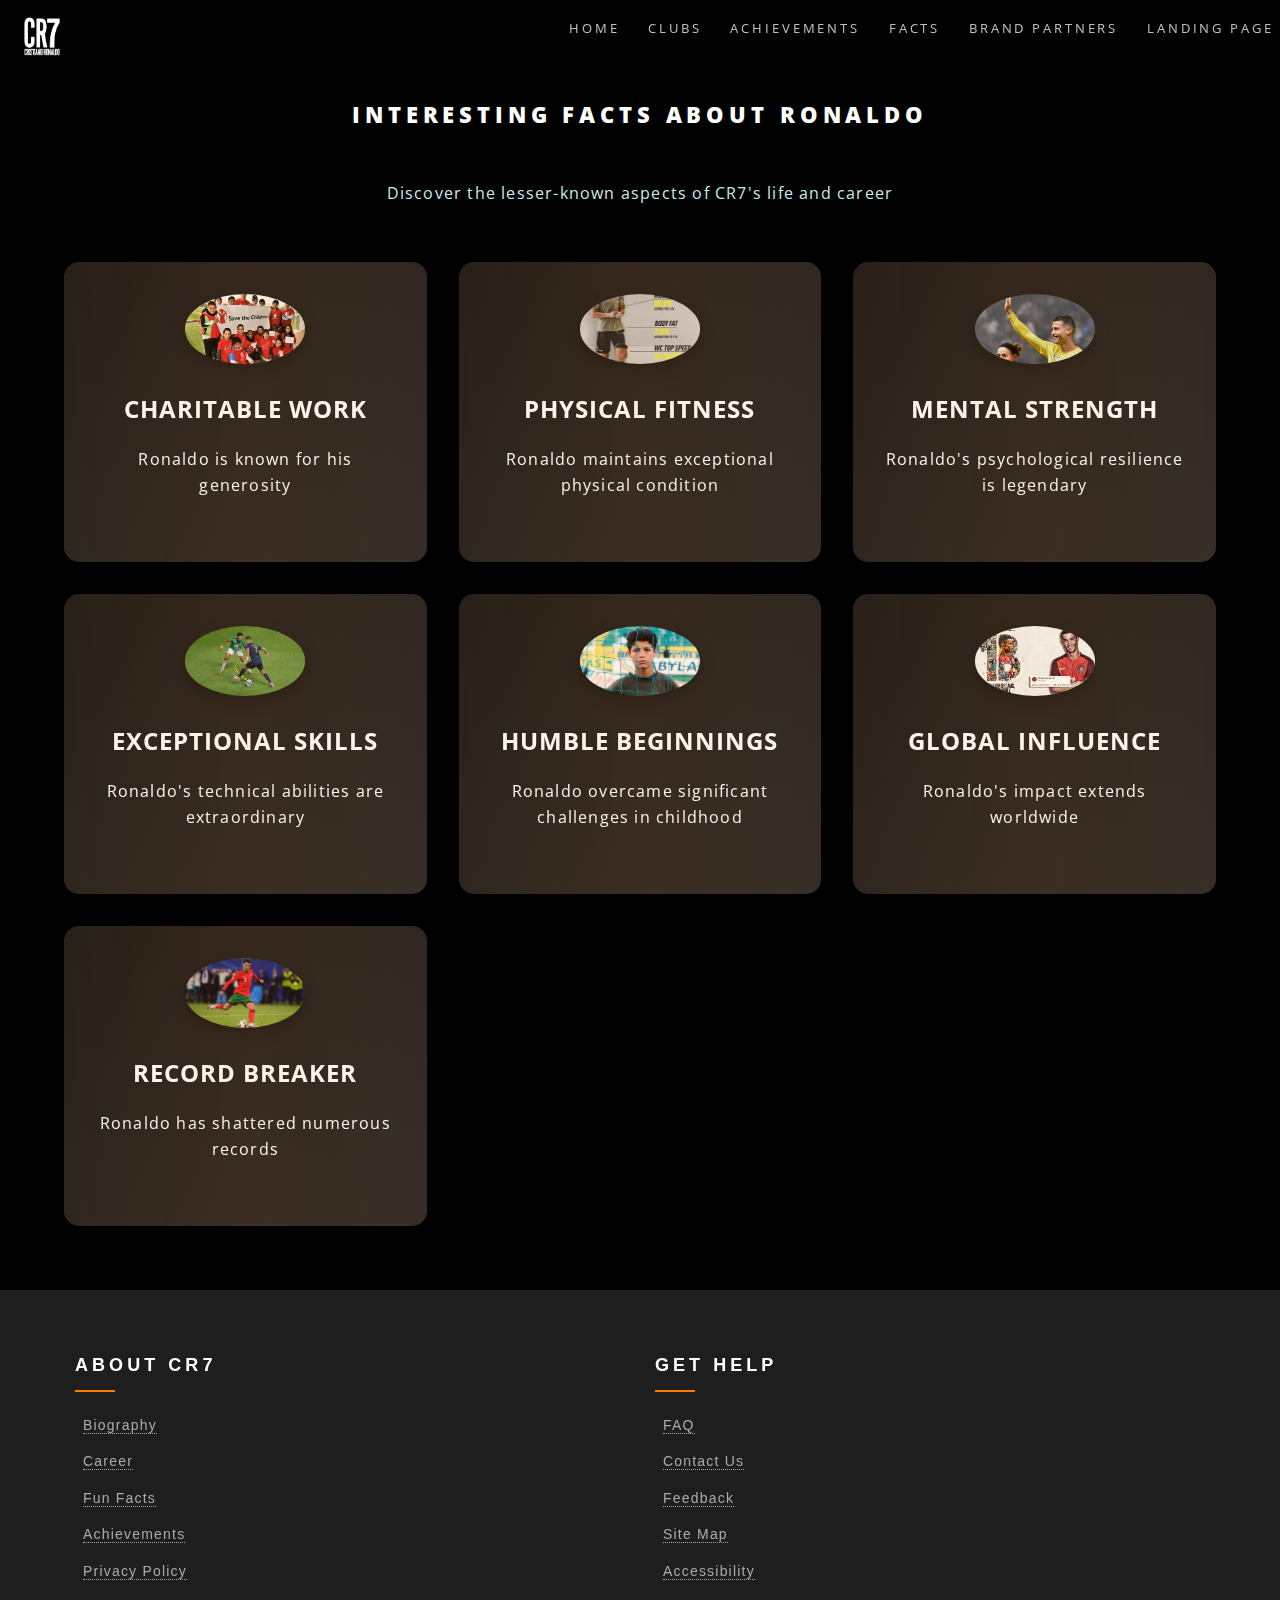
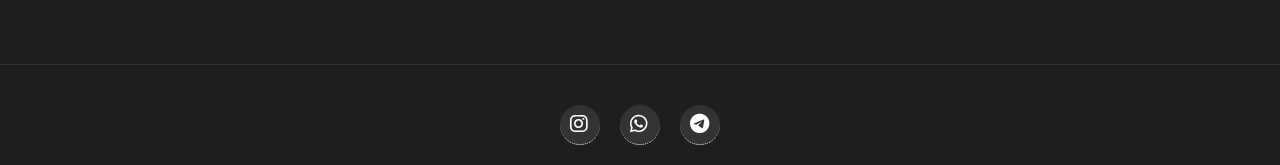
<file: baska4.html>
<!DOCTYPE html>
<html lang="en">
<head>
    <meta charset="UTF-8">
    <meta name="viewport" content="width=device-width, initial-scale=1.0">
    <title>Facts About Ronaldo - A Tribute to Cristiano Ronaldo</title>
    <link rel="stylesheet" href="assets/css/main.css" />
    <link href="https://unpkg.com/aos@2.3.1/dist/aos.css" rel="stylesheet">
    <style>
        /* 3D text effect on hover for headings */
        h2:hover, h3:hover {
            transform: perspective(500px) rotateX(15deg) scale(1.1);
            text-shadow: 0 5px 15px rgba(0,0,0,0.5);
            transition: all 0.5s cubic-bezier(0.68, -0.55, 0.27, 1.55);
            color: #ff7b00;
        }
        
        /* Desktop menu styles */
        @media screen and (min-width: 980px) {
            #header nav ul li.special {
                display: none;
            }
            
            #header nav:after {
                content: '';
                display: block;
                clear: both;
            }
            
            #header nav > ul {
                display: flex;
                justify-content: flex-end;
            }
            
            #header nav > ul > li {
                display: block;
                margin-left: 1em;
            }
            
            #header nav > ul > li > a {
                color: rgba(255, 255, 255, 0.75);
                text-decoration: none;
                padding: 0 0.5em;
                display: block;
                font-size: 0.8em;
                line-height: 2.5em;
                transition: color 0.2s ease-in-out;
            }
            
            #header nav > ul > li > a:hover {
                color: #ffffff;
            }
            
            #menu {
                display: none !important;
            }
            
            #header nav:before {
                content: '';
                display: block;
                position: absolute;
                right: 0;
                top: 0;
                height: 100%;
            }
            
            #header nav:after {
                clear: both;
            }
            
            #desktop-menu {
                display: flex !important;
            }
        }
        
        /* Hide desktop menu on mobile */
        #desktop-menu {
            display: none;
        }

        #header {
            display: flex;
            justify-content: space-between;
            align-items: center;
            padding: 0 1.5em;
        }
        
        .navbar-logo {
            display: flex;
            align-items: center;
        }
        
        @media screen and (max-width: 736px) {
            .navbar-logo img {
                height: 30px;
                margin-right: 10px;
            }
            
            #header h1 {
                font-size: 0.9em;
            }
        }
        
        /* Facts About Ronaldo Section Styles */
        .facts-container {
            display: grid;
            grid-template-columns: repeat(auto-fit, minmax(300px, 1fr));
            gap: 2rem;
            margin-top: 3rem;
        }
        
        .fact-card {
            height: 300px;
            perspective: 1000px;
            cursor: pointer;
        }
        
        .fact-card-inner {
            position: relative;
            width: 100%;
            height: 100%;
            text-align: center;
            transition: transform 0.8s;
            transform-style: preserve-3d;
            box-shadow: 0 15px 35px rgba(0, 0, 0, 0.2);
            border-radius: 15px;
        }
        
        .fact-card:hover .fact-card-inner {
            transform: rotateY(10deg);
        }
        
        .fact-card.flipped .fact-card-inner {
            transform: rotateY(180deg);
        }
        
        .fact-card-front, .fact-card-back {
            position: absolute;
            width: 100%;
            height: 100%;
            -webkit-backface-visibility: hidden;
            backface-visibility: hidden;
            display: flex;
            flex-direction: column;
            justify-content: center;
            align-items: center;
            padding: 2rem;
            border-radius: 15px;
            overflow: hidden;
        }
        
        .fact-card-front {
            background: linear-gradient(135deg, #1a1a1a 0%, #2a2a2a 100%);
            color: white;
        }
        
        .fact-card-front::before {
            content: '';
            position: absolute;
            top: -50%;
            left: -50%;
            width: 200%;
            height: 200%;
            background: linear-gradient(
                45deg,
                transparent 0%,
                rgba(255, 123, 0, 0.1) 50%,
                transparent 100%
            );
            transform: rotate(45deg);
            animation: shine 6s infinite;
            z-index: 1;
        }
        
        .fact-image {
            width: 120px;
            height: 120px;
            margin-bottom: 1.5rem;
            border-radius: 100%;
            overflow: hidden;
            box-shadow: 0 5px 15px rgba(0, 0, 0, 0.3);
            transition: all 0.3s ease;
        }
        
        .fact-image img {
            width: 100%;
            height: 100%;
            object-fit: cover;
            
            transition: transform 0.5s ease;
        }
        
        .fact-card:hover .fact-image {
            transform: scale(1.1);
        }
        
        .fact-card:hover .fact-image img {
            transform: scale(1.1);
        }
        
        @keyframes shine {
            0% { transform: translateX(-100%) rotate(45deg); }
            20%, 100% { transform: translateX(100%) rotate(45deg); }
        }
        
        .fact-card-back {
            background: linear-gradient(135deg, #ff7b00 0%, #ff0000 100%);
            color: white;
            transform: rotateY(180deg);
        }
        
        .fact-card h3 {
            margin-bottom: 1rem;
            font-size: 1.5rem;
            font-weight: 700;
            text-transform: uppercase;
            letter-spacing: 1px;
        }
        
        .fact-card-back h3 {
            margin-bottom: 1rem;
            color: white;
        }
        
        .fact-card-back p {
            font-size: 1rem;
            line-height: 1.6;
            color: rgba(255, 255, 255, 0.9);
        }
        
        .tap-hint {
            position: absolute;
            bottom: 1.5rem;
            font-size: 0.8rem;
            color: rgba(255, 255, 255, 0.6);
            opacity: 0;
            transition: opacity 0.3s ease;
        }
        
        .fact-card:hover .tap-hint {
            opacity: 1;
            animation: pulse-text 1.5s infinite;
        }
        
        @keyframes pulse-text {
            0% { opacity: 0.6; }
            50% { opacity: 1; }
            100% { opacity: 0.6; }
        }
        
        /* Footer Styles */
        #new-footer {
            background-color: #1e1e1e;
            color: #fff;
            padding: 60px 0 20px;
            font-family: Arial, sans-serif;
            position: relative;
            z-index: 1;
            box-shadow: 0 -5px 15px rgba(0, 0, 0, 0.1);
        }
        
        .footer-container {
            display: flex;
            flex-wrap: wrap;
            justify-content: space-between;
            max-width: 1200px;
            margin: 0 auto;
            padding: 0 20px;
        }
        
        .footer-column {
            flex: 1;
            min-width: 200px;
            margin-bottom: 30px;
            padding: 0 15px;
        }
        
        .footer-column h3 {
            color: #fff;
            font-size: 18px;
            font-weight: 600;
            margin-bottom: 20px;
            position: relative;
            padding-bottom: 10px;
            text-transform: uppercase;
        }
        
        .footer-column h3::after {
            content: '';
            position: absolute;
            left: 0;
            bottom: 0;
            width: 40px;
            height: 2px;
            background-color: #ff7b00;
        }
        
        .footer-column ul {
            list-style: none;
            padding: 0;
            margin: 0;
        }
        
        .footer-column ul li {
            margin-bottom: 10px;
        }
        
        .footer-column ul li a {
            color: #aaa;
            text-decoration: none;
            transition: color 0.3s ease;
            font-size: 14px;
        }
        
        .footer-column ul li a:hover {
            color: #ff7b00;
            padding-left: 5px;
        }
        
        .footer-bottom {
            text-align: center;
            padding-top: 20px;
            margin-top: 40px;
            border-top: 1px solid rgba(255, 255, 255, 0.1);
        }
        
        .social-icons {
            display: flex;
            justify-content: center;
            gap: 20px;
            margin-top: 20px;
        }
        
        .social-icons a {
            display: inline-flex;
            align-items: center;
            justify-content: center;
            width: 40px;
            height: 40px;
            border-radius: 50%;
            background-color: #333;
            color: #fff;
            font-size: 20px;
            transition: all 0.3s ease;
        }
        
        .social-icons a:hover {
            transform: translateY(-5px);
        }
        
        .social-icons a.instagram:hover {
            background: linear-gradient(45deg, #f09433 0%, #e6683c 25%, #dc2743 50%, #cc2366 75%, #bc1888 100%);
            box-shadow: 0 5px 15px rgba(220, 39, 67, 0.4);
        }
        
        .social-icons a.whatsapp:hover {
            background-color: #25D366;
            box-shadow: 0 5px 15px rgba(37, 211, 102, 0.4);
        }
        
        .social-icons a.telegram:hover {
            background-color: #0088cc;
            box-shadow: 0 5px 15px rgba(0, 136, 204, 0.4);
        }
        
        @media screen and (max-width: 768px) {
            .footer-container {
                flex-direction: column;
            }
            
            .footer-column {
                width: 100%;
                margin-bottom: 30px;
            }
        }
        
        /* Mobile responsiveness for fact cards */
        @media screen and (max-width: 736px) {
            .facts-container {
                grid-template-columns: 1fr;
                gap: 1.5rem;
            }
            
            .fact-card {
                height: 280px;
            }
            
            .fact-card-front, .fact-card-back {
                padding: 1.5rem;
            }
            
            .fact-image {
                width: 100px;
                height: 100px;
                margin-bottom: 1rem;
            }
            
            .fact-card-front h3 {
                font-size: 1.2rem;
            }
            
            .fact-card-front p {
                font-size: 0.9rem;
            }
            
            .fact-card-back h3 {
                font-size: 1.2rem;
                margin-bottom: 0.5rem;
            }
            
            .fact-card-back p {
                font-size: 0.85rem;
                line-height: 1.4;
            }
        }
    </style>
</head>
<body class="landing is-preload">
    <!-- Page Wrapper -->
    <div id="page-wrapper">

        <!-- Header -->
        <header id="header" class="alt" style="margin-top: 12px;">
            <div class="navbar-logo" style="display: flex; align-items: center;">
                <img src="images/logo.png" alt="CR7 Logo" style="height: 40px; margin-right: 15px;">
                <h1 style="transform: translateX(90px);"><a href="index.html">A Tribute to Cristiano Ronaldo</a></h1>
            </div>
            <nav id="nav">
                <ul>
                    <li class="special">
                        <a href="#menu" class="menuToggle"><span>Menu</span></a>
                        <div id="menu">
                            <ul>
                                
                                <li><a href="index.html">Home</a></li>
                              
                                <li><a href="baska2.html">Clubs</a></li>
                                <li><a href="baska3.html">Achievements</a></li>
                                <li><a href="baska4.html">Facts</a></li>
                                <li><a href="baska5.html">Brand Partners</a></li>
                                <li><a href="index2.html">Landing Page</a></li>
                            </ul>
                        </div>
                    </li>
                </ul>
            </nav>
        </header>

        <!-- Desktop Menu Script -->
        <script>
            document.addEventListener('DOMContentLoaded', function() {
                // Create desktop menu
                var nav = document.querySelector('#header nav');
                var desktopMenu = document.createElement('ul');
                desktopMenu.id = 'desktop-menu';
                
                // Add menu items
                var menuItems = [
                    {text: 'Home', href: 'index.html'},
               
                    {text: 'Clubs', href: 'baska2.html'},
                    {text: 'Achievements', href: 'baska3.html'},
                    {text: 'Facts', href: 'baska4.html'},
                    {text: 'Brand Partners', href: 'baska5.html'},
                    {text: 'Landing Page', href: 'index2.html'}
                ];
                
                menuItems.forEach(function(item) {
                    var li = document.createElement('li');
                    var a = document.createElement('a');
                    a.href = item.href;
                    a.textContent = item.text;
                    li.appendChild(a);
                    desktopMenu.appendChild(li);
                });
                
                nav.appendChild(desktopMenu);
            });
        </script>

        <!-- Main Content -->
        <section id="facts" class="wrapper style1 special">
            <div class="inner">
                <header class="major">
                    <h2 class="neon-text">Interesting Facts About Ronaldo</h2>
                    <p>Discover the lesser-known aspects of CR7's life and career</p>
                </header>
                
                <div class="facts-container">
                    <!-- Fact 1: CHARITY -->
                    <div class="fact-card">
                        <div class="fact-card-inner">
                            <div class="fact-card-front">
                                <div class="fact-image">
                                    <img  src="charity.jpg" alt="Ronaldo Charity Work">
                                </div>
                                <h3>CHARITABLE WORK</h3>
                                <p>Ronaldo is known for his generosity</p>
                                <span class="tap-hint">Click to flip</span>
                            </div>
                            <div class="fact-card-back">
                                <h3>CHARITABLE WORK</h3>
                                <p>Ronaldo has donated millions to various causes, including $83,000 to a 10-year-old fan's brain surgery and $165,000 to a cancer center in Portugal that treated his mother.</p>
                            </div>
                        </div>
                    </div>
                    
                    <!-- Fact 2: PHYSICAL -->
                    <div class="fact-card">
                        <div class="fact-card-inner">
                            <div class="fact-card-front">
                                <div class="fact-image">
                                    <img src="physical.jpg" alt="Ronaldo Physical Fitness">
                                </div>
                                <h3>PHYSICAL FITNESS</h3>
                                <p>Ronaldo maintains exceptional physical condition</p>
                                <span class="tap-hint">Click to flip</span>
                            </div>
                            <div class="fact-card-back">
                                <h3>PHYSICAL FITNESS</h3>
                                <p>Ronaldo maintains a body fat percentage of around 7%, significantly lower than the average footballer. He follows a strict diet, exercises 5 days a week, and completely abstains from alcohol to maintain his peak physical condition.</p>
                            </div>
                        </div>
                    </div>
                    
                    <!-- Fact 3: MENTAL -->
                    <div class="fact-card">
                        <div class="fact-card-inner">
                            <div class="fact-card-front">
                                <div class="fact-image">
                                    <img src="mental.jpg" alt="Ronaldo Mental Strength">
                                </div>
                                <h3>MENTAL STRENGTH</h3>
                                <p>Ronaldo's psychological resilience is legendary</p>
                                <span class="tap-hint">Click to flip</span>
                            </div>
                            <div class="fact-card-back">
                                <h3>MENTAL STRENGTH</h3>
                                <p>Ronaldo works with mental conditioning coaches and practices visualization techniques before matches. His mental resilience has helped him overcome numerous challenges, from poverty in childhood to intense pressure in high-stakes games.</p>
                            </div>
                        </div>
                    </div>
                    
                    <!-- Fact 4: SKILLS -->
                    <div class="fact-card">
                        <div class="fact-card-inner">
                            <div class="fact-card-front">
                                <div class="fact-image">
                                    <img src="skilss.jpg" alt="Ronaldo Skills">
                                </div>
                                <h3>EXCEPTIONAL SKILLS</h3>
                                <p>Ronaldo's technical abilities are extraordinary</p>
                                <span class="tap-hint">Click to flip</span>
                            </div>
                            <div class="fact-card-back">
                                <h3>EXCEPTIONAL SKILLS</h3>
                                <p>Ronaldo can jump 78cm from a standing position and 7 feet off a running jump - higher than the average NBA player. He can run at speeds of up to 33.6 km/h and his free kicks have been clocked at over 130 km/h.</p>
                            </div>
                        </div>
                    </div>
                    
                    <!-- Fact 5: CHILDHOOD -->
                    <div class="fact-card">
                        <div class="fact-card-inner">
                            <div class="fact-card-front">
                                <div class="fact-image">
                                    <img src="childhood.jpg" alt="Ronaldo Childhood">
                                </div>
                                <h3>HUMBLE BEGINNINGS</h3>
                                <p>Ronaldo overcame significant challenges in childhood</p>
                                <span class="tap-hint">Click to flip</span>
                            </div>
                            <div class="fact-card-back">
                                <h3>HUMBLE BEGINNINGS</h3>
                                <p>At age 15, Ronaldo was diagnosed with a racing heart condition (tachycardia) that could have ended his career. He underwent heart surgery and was back training within days, showing his determination from an early age.</p>
                            </div>
                        </div>
                    </div>
                    
                    <!-- Fact 6: GLOBAL -->
                    <div class="fact-card">
                        <div class="fact-card-inner">
                            <div class="fact-card-front">
                                <div class="fact-image">
                                    <img src="global.jpg" alt="Ronaldo Global Influence">
                                </div>
                                <h3>GLOBAL INFLUENCE</h3>
                                <p>Ronaldo's impact extends worldwide</p>
                                <span class="tap-hint">Click to flip</span>
                            </div>
                            <div class="fact-card-back">
                                <h3>GLOBAL INFLUENCE</h3>
                                <p>Ronaldo is fluent in Portuguese, Spanish, and English, with some Italian and French. With over 600 million social media followers, he's the most followed individual on Instagram, demonstrating his unprecedented global reach.</p>
                            </div>
                        </div>
                    </div>
                    
                    <!-- Fact 7: RECORD -->
                    <div class="fact-card">
                        <div class="fact-card-inner">
                            <div class="fact-card-front">
                                <div class="fact-image">
                                    <img src="record.jpg" alt="Ronaldo Records">
                                </div>
                                <h3>RECORD BREAKER</h3>
                                <p>Ronaldo has shattered numerous records</p>
                                <span class="tap-hint">Click to flip</span>
                            </div>
                            <div class="fact-card-back">
                                <h3>RECORD BREAKER</h3>
                                <p>Ronaldo holds the world record for most international goals (127+), is the first player to score 800+ career goals in official matches, and has won 5 Champions League titles and 5 Ballon d'Or awards among countless other records.</p>
                            </div>
                        </div>
                    </div>
                    
                    <!-- Fact 8: SLEEP -->
                   
                    
                    <!-- Fact 9: SLEEP SCHEDULE -->
                    
                    
                </div>
                
                <script>
                    document.addEventListener('DOMContentLoaded', function() {
                        const cards = document.querySelectorAll('.fact-card');
                        
                        cards.forEach(card => {
                            card.addEventListener('click', function() {
                                this.classList.toggle('flipped');
                            });
                        });
                    });
                </script>
            </div>
        </section>

        <!-- Footer -->
        <footer id="new-footer">
            <div class="footer-container">
                <div class="footer-column">
                    <h3>About CR7</h3>
                    <ul>
                        <li><a href="#">Biography</a></li>
                        <li><a href="baska2.html">Career</a></li>
                        <li><a href="baska4.html">Fun Facts</a></li>
                        <li><a href="baska3.html">Achievements</a></li>
                        <li><a href="#">Privacy Policy</a></li>
                    </ul>
                </div>
                
                <div class="footer-column">
                    <h3>Get Help</h3>
                    <ul>
                        <li><a href="#">FAQ</a></li>
                        <li><a href="#">Contact Us</a></li>
                        <li><a href="#">Feedback</a></li>
                        <li><a href="#">Site Map</a></li>
                        <li><a href="#">Accessibility</a></li>
                    </ul>
                </div>
            </div>
            <div class="footer-bottom">
               
                <div class="social-icons">
                    <a href="https://www.instagram.com/nurwxsc?igsh=NDRnbXZha2FsZGUx&utm_source=qr" target="_blank" class="instagram" aria-label="Instagram">
                        <i class="fab fa-instagram"></i>
                    </a>
                    <a href="https://wa.me/87059688671" target="_blank" class="whatsapp" aria-label="WhatsApp">
                        <i class="fab fa-whatsapp"></i>
                    </a>
                    <a href="https://t.me/nurwxcs" target="_blank" class="telegram" aria-label="Telegram">
                        <i class="fab fa-telegram-plane"></i>
                    </a>
                </div>
            </div>
        </footer>
    </div>

    <!-- Scripts -->
    <script src="assets/js/jquery.min.js"></script>
    <script src="assets/js/jquery.scrollex.min.js"></script>
    <script src="assets/js/jquery.scrolly.min.js"></script>
    <script src="assets/js/browser.min.js"></script>
    <script src="assets/js/breakpoints.min.js"></script>
    <script src="assets/js/util.js"></script>
    <script src="assets/js/main.js"></script>
    <script src="https://unpkg.com/aos@2.3.1/dist/aos.js"></script>
    <script>AOS.init();</script>
    <link rel="stylesheet" href="https://cdnjs.cloudflare.com/ajax/libs/font-awesome/6.4.0/css/all.min.css">
</body>
</html>
</file>
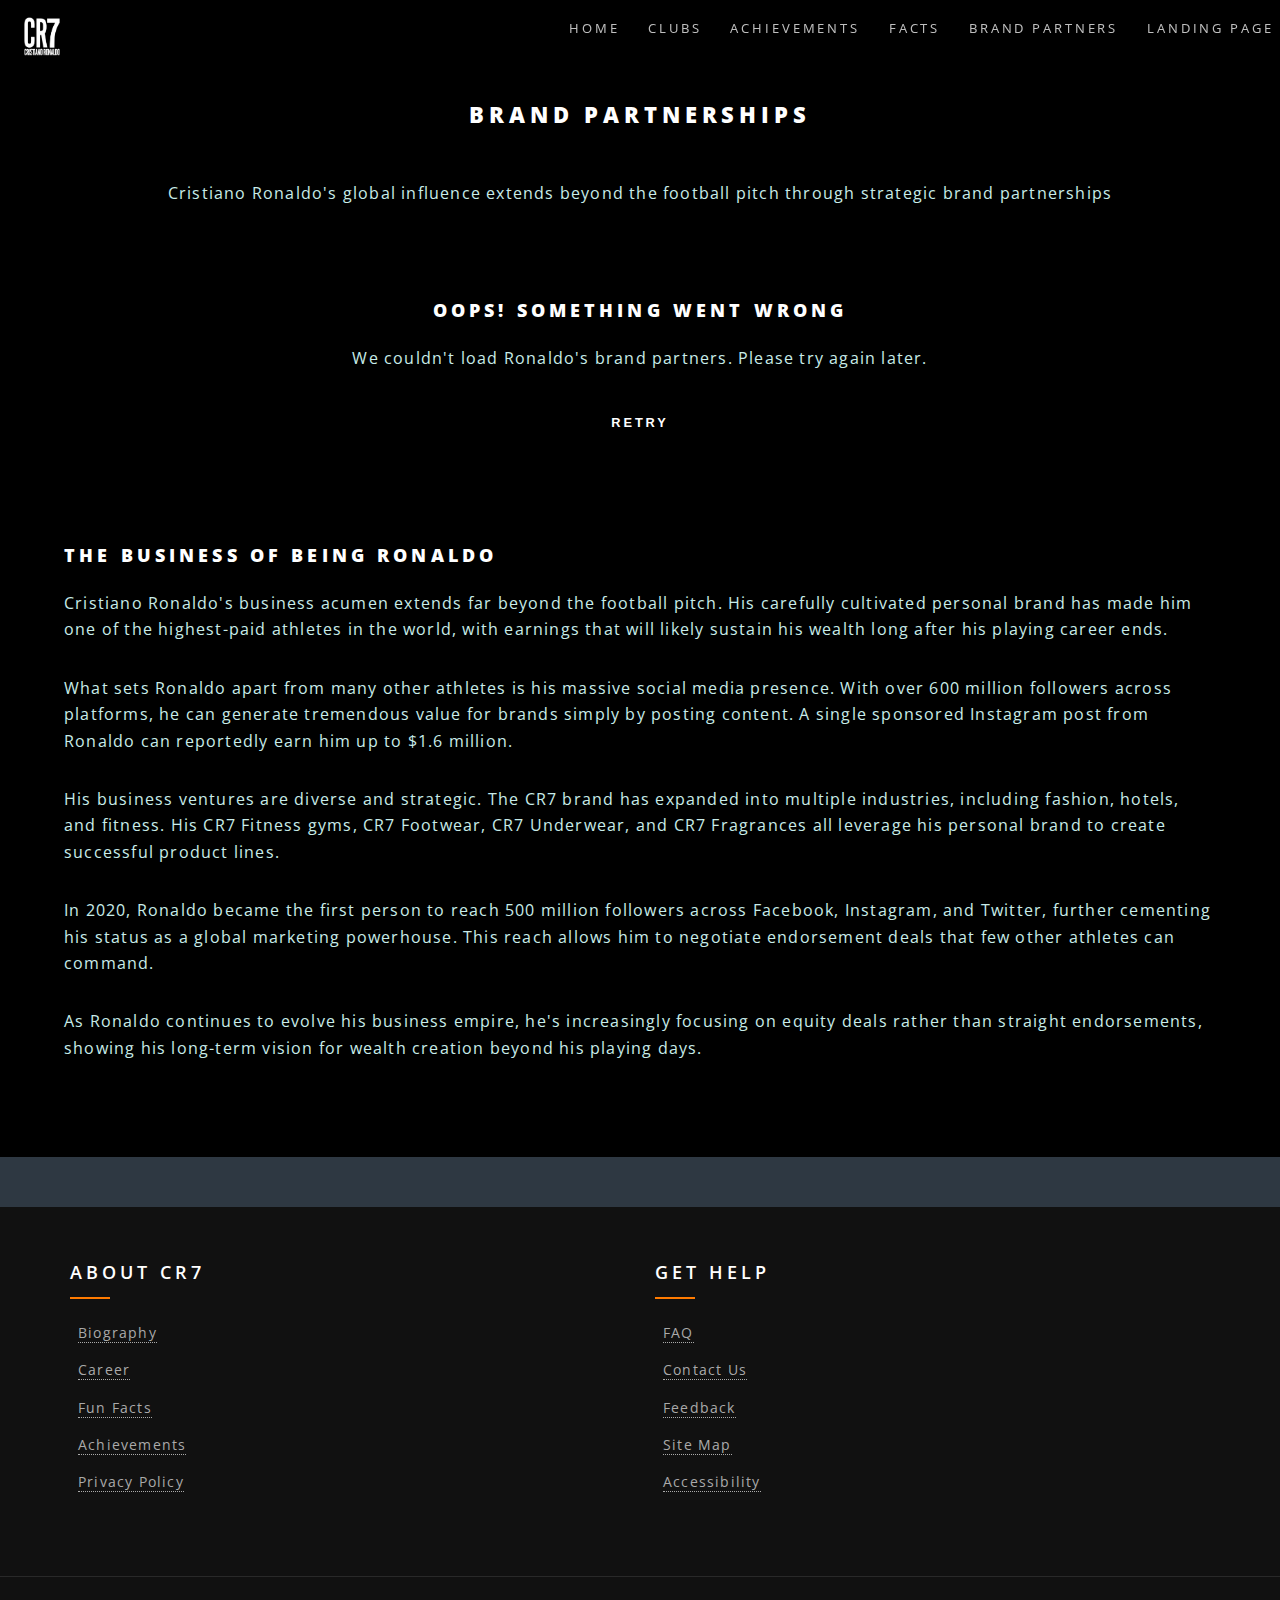
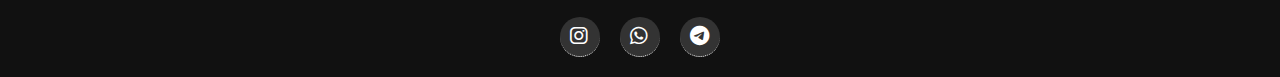
<file: baska5.html>
<!DOCTYPE html>
<html lang="en">
<head>
    <meta charset="UTF-8">
    <meta name="viewport" content="width=device-width, initial-scale=1.0">
    <title>Brand Partners - A Tribute to Cristiano Ronaldo</title>
    <link rel="stylesheet" href="assets/css/main.css" />
    <link href="https://unpkg.com/aos@2.3.1/dist/aos.css" rel="stylesheet">
    <style>
        /* 3D text effect on hover for headings */
        h2:hover, h3:hover {
            transform: perspective(500px) rotateX(15deg) scale(1.1);
            text-shadow: 0 5px 15px rgba(0,0,0,0.5);
            transition: all 0.5s cubic-bezier(0.68, -0.55, 0.27, 1.55);
            color: #ff7b00;
        }
        
        /* Desktop menu styles */
        @media screen and (min-width: 980px) {
            #header nav ul li.special {
                display: none;
            }
            
            #header nav:after {
                content: '';
                display: block;
                clear: both;
            }
            
            #header nav > ul {
                display: flex;
                justify-content: flex-end;
            }
            
            #header nav > ul > li {
                display: block;
                margin-left: 1em;
            }
            
            #header nav > ul > li > a {
                color: rgba(255, 255, 255, 0.75);
                text-decoration: none;
                padding: 0 0.5em;
                display: block;
                font-size: 0.8em;
                line-height: 2.5em;
                transition: color 0.2s ease-in-out;
            }
            
            #header nav > ul > li > a:hover {
                color: #ffffff;
            }
            
            #menu {
                display: none !important;
            }
            
            #header nav:before {
                content: '';
                display: block;
                position: absolute;
                right: 0;
                top: 0;
                height: 100%;
            }
            
            #header nav:after {
                clear: both;
            }
            
            #desktop-menu {
                display: flex !important;
            }
        }
        
        /* Hide desktop menu on mobile */
        #desktop-menu {
            display: none;
        }

        #header {
            display: flex;
            justify-content: space-between;
            align-items: center;
            padding: 0 1.5em;
        }
        
        .navbar-logo {
            display: flex;
            align-items: center;
        }
        
        @media screen and (max-width: 736px) {
            .navbar-logo img {
                height: 30px;
                margin-right: 10px;
            }
            
            #header h1 {
                font-size: 0.9em;
            }
        }
        
        /* Brand Partners Grid */
        .grid {
            display: grid;
            grid-template-columns: repeat(auto-fit, minmax(250px, 1fr));
            gap: 2rem;
            margin-top: 3rem;
        }
        
        .brand-card {
            background: rgba(0, 0, 0, 0.2);
            border-radius: 15px;
            overflow: hidden;
            box-shadow: 0 10px 30px rgba(0, 0, 0, 0.2);
            transition: all 0.5s cubic-bezier(0.175, 0.885, 0.32, 1.275);
            position: relative;
            height: 300px;
        }
        
        .brand-card:hover {
            transform: translateY(-15px) scale(1.03);
            box-shadow: 0 20px 40px rgba(255, 123, 0, 0.3);
        }
        
        .brand-logo {
            height: 150px;
            display: flex;
            align-items: center;
            justify-content: center;
            padding: 2rem;
            background: rgba(255, 255, 255, 0.05);
            position: relative;
            overflow: hidden;
        }
        
        .brand-logo img {
            max-width: 80%;
            max-height: 80%;
            transition: all 0.5s ease;
            filter: grayscale(0.5);
        }
        
        .brand-card:hover .brand-logo img {
            transform: scale(1.1);
            filter: grayscale(0);
        }
        
        .brand-logo::after {
            content: '';
            position: absolute;
            top: -50%;
            left: -50%;
            width: 200%;
            height: 200%;
            background: linear-gradient(
                45deg,
                transparent 0%,
                rgba(255, 255, 255, 0.1) 50%,
                transparent 100%
            );
            transform: rotate(45deg);
            transition: all 0.8s ease;
            opacity: 0;
        }
        
        .brand-card:hover .brand-logo::after {
            animation: shine 1.5s;
            opacity: 1;
        }
        
        @keyframes shine {
            0% { transform: translateX(-100%) rotate(45deg); }
            100% { transform: translateX(100%) rotate(45deg); }
        }
        
        .brand-info {
            padding: 1.5rem;
            text-align: center;
        }
        
        .brand-info h3 {
            margin-bottom: 0.5rem;
            font-size: 1.2rem;
            font-weight: 600;
            color: #fff;
        }
        
        .brand-info p {
            color: rgba(255, 255, 255, 0.7);
            font-size: 0.9rem;
            line-height: 1.6;
        }
        
        .deal-value {
            position: absolute;
            top: 1rem;
            right: 1rem;
            background: rgba(255, 123, 0, 0.9);
            color: white;
            padding: 0.5rem 1rem;
            border-radius: 20px;
            font-size: 0.8rem;
            font-weight: 600;
            box-shadow: 0 5px 15px rgba(255, 123, 0, 0.3);
            z-index: 2;
        }
        
        /* Stats Section */
        .stats {
            display: flex;
            flex-wrap: wrap;
            justify-content: space-around;
            margin: 3rem 0;
            gap: 1rem;
        }
        
        .stat-item {
            text-align: center;
            padding: 1.5rem;
            background: rgba(0, 0, 0, 0.2);
            border-radius: 15px;
            min-width: 200px;
            transition: all 0.3s ease;
        }
        
        .stat-item:hover {
            transform: translateY(-10px);
            background: rgba(255, 123, 0, 0.2);
        }
        
        .stat-number {
            display: block;
            font-size: 2.5rem;
            font-weight: 700;
            color: #ff7b00;
            margin-bottom: 0.5rem;
        }
        
        .stat-label {
            font-size: 1rem;
            color: rgba(255, 255, 255, 0.8);
        }
        
        /* Intro Section */
        .intro {
            margin: 2rem 0;
            text-align: center;
            max-width: 800px;
            margin-left: auto;
            margin-right: auto;
        }
        
        .intro p {
            font-size: 1.1rem;
            line-height: 1.8;
            color: rgba(255, 255, 255, 0.9);
        }
        
        /* Footer Styles */
        #new-footer {
            background-color: #111;
            color: #fff;
            padding: 50px 0 20px;
            margin-top: 50px;
        }
        
        .footer-container {
            display: flex;
            flex-wrap: wrap;
            justify-content: space-around;
            max-width: 1200px;
            margin: 0 auto;
            padding: 0 15px;
        }
        
        .footer-column {
            flex: 1;
            min-width: 200px;
            margin-bottom: 30px;
            padding: 0 15px;
        }
        
        .footer-column h3 {
            color: #fff;
            font-size: 18px;
            font-weight: 600;
            margin-bottom: 20px;
            position: relative;
            padding-bottom: 10px;
            text-transform: uppercase;
        }
        
        .footer-column h3::after {
            content: '';
            position: absolute;
            left: 0;
            bottom: 0;
            width: 40px;
            height: 2px;
            background-color: #ff7b00;
        }
        
        .footer-column ul {
            list-style: none;
            padding: 0;
            margin: 0;
        }
        
        .footer-column ul li {
            margin-bottom: 10px;
        }
        
        .footer-column ul li a {
            color: #aaa;
            text-decoration: none;
            transition: color 0.3s ease;
            font-size: 14px;
        }
        
        .footer-column ul li a:hover {
            color: #ff7b00;
            padding-left: 5px;
        }
        
        .footer-bottom {
            text-align: center;
            padding-top: 20px;
            margin-top: 40px;
            border-top: 1px solid rgba(255, 255, 255, 0.1);
        }
        
        .social-icons {
            display: flex;
            justify-content: center;
            gap: 20px;
            margin-top: 20px;
        }
        
        .social-icons a {
            display: inline-flex;
            align-items: center;
            justify-content: center;
            width: 40px;
            height: 40px;
            border-radius: 50%;
            background-color: #333;
            color: #fff;
            font-size: 20px;
            transition: all 0.3s ease;
        }
        
        .social-icons a:hover {
            transform: translateY(-5px);
        }
        
        .social-icons a.instagram:hover {
            background: linear-gradient(45deg, #f09433 0%, #e6683c 25%, #dc2743 50%, #cc2366 75%, #bc1888 100%);
            box-shadow: 0 5px 15px rgba(220, 39, 67, 0.4);
        }
        
        .social-icons a.whatsapp:hover {
            background-color: #25D366;
            box-shadow: 0 5px 15px rgba(37, 211, 102, 0.4);
        }
        
        .social-icons a.telegram:hover {
            background-color: #0088cc;
            box-shadow: 0 5px 15px rgba(0, 136, 204, 0.4);
        }
        
        @media screen and (max-width: 768px) {
            .footer-container {
                flex-direction: column;
            }
            
            .footer-column {
                width: 100%;
                margin-bottom: 30px;
            }
        }
        
        /* Loading animation */
        .loading {
            display: flex;
            justify-content: center;
            align-items: center;
            height: 200px;
        }
        
        .loading-spinner {
            width: 50px;
            height: 50px;
            border: 5px solid rgba(255, 123, 0, 0.3);
            border-radius: 50%;
            border-top-color: #ff7b00;
            animation: spin 1s ease-in-out infinite;
        }
        
        @keyframes spin {
            to { transform: rotate(360deg); }
        }
        

        .brand-descriptions {
            display: none;
        }
    </style>
</head>
<body class="landing is-preload">
  
    <div id="page-wrapper">

     
        <header id="header" class="alt" style="margin-top: 12px;">
            <div class="navbar-logo" style="display: flex; align-items: center;">
                <img src="images/logo.png" alt="CR7 Logo" style="height: 40px; margin-right: 15px;">
                <h1 style="transform: translateX(90px);"><a href="index.html">A Tribute to Cristiano Ronaldo</a></h1>
            </div>
            <nav id="nav">
                <ul>
                    <li class="special">
                        <a href="#menu" class="menuToggle"><span>Menu</span></a>
                        <div id="menu">
                            <ul>
                                <li><a href="index.html">Home</a></li>
                                <li><a href="baska2.html">Clubs</a></li>
                                <li><a href="baska3.html">Achievements</a></li>
                                <li><a href="baska4.html">Facts</a></li>
                                <li><a href="baska5.html">Brand Partners</a></li>
                                <li><a href="index2.html">Landing Page</a></li>
                            </ul>
                        </div>
                    </li>
                </ul>
            </nav>
        </header>

        <!-- Desktop Menu Script -->
        <script>
            document.addEventListener('DOMContentLoaded', function() {
                // Create desktop menu
                var nav = document.querySelector('#header nav');
                var desktopMenu = document.createElement('ul');
                desktopMenu.id = 'desktop-menu';
                
                // Add menu items
                var menuItems = [
                    {text: 'Home', href: 'index.html'},
                    {text: 'Clubs', href: 'baska2.html'},
                    {text: 'Achievements', href: 'baska3.html'},
                    {text: 'Facts', href: 'baska4.html'},
                    {text: 'Brand Partners', href: 'baska5.html'},
                    {text: 'Landing Page', href: 'index2.html'}
                ];
                
                menuItems.forEach(function(item) {
                    var li = document.createElement('li');
                    var a = document.createElement('a');
                    a.href = item.href;
                    a.textContent = item.text;
                    li.appendChild(a);
                    desktopMenu.appendChild(li);
                });
                
                nav.appendChild(desktopMenu);
            });
        </script>

        <!-- Main Content -->
        <section id="brands" class="wrapper style1 special">
            <div class="inner">
                <header class="major">
                    <h2>Brand Partnerships</h2>
                    <p>Cristiano Ronaldo's global influence extends beyond the football pitch through strategic brand partnerships</p>
                </header>
                
                <div id="loading">
                    <div class="loading-spinner"></div>
                </div>
                
                <div id="brand-grid" class="grid">
                </div>
                
                <div class="brand-descriptions" style="display: none;">
                    <div data-brand="Nike">
                        <p>Ronaldo signed a lifetime deal with Nike worth an estimated $1 billion, one of the largest endorsement deals in sports history.</p>
                    </div>
                    <div data-brand="HERBALIFE">
                        <p>As a nutrition partner, Ronaldo promotes Herbalife's sports nutrition products, emphasizing the importance of proper nutrition for athletes.</p>
                    </div>
                    <div data-brand="Clear">
                        <p>Ronaldo has been a global ambassador for Clear anti-dandruff shampoo, appearing in numerous commercials worldwide.</p>
                    </div>
                    <div data-brand="Fitness Crunch">
                        <p>CR7 Fitness by Crunch is Ronaldo's fitness franchise, offering high-quality gym facilities with his training philosophy.</p>
                    </div>
                    <div data-brand="Free Fire">
                        <p>Ronaldo partnered with the popular mobile battle royale game Free Fire, appearing as a playable character called Chrono.</p>
                    </div>
                    <div data-brand="UFL">
                        <p>Ronaldo is a global ambassador for UFL, a free-to-play football game that aims to compete with FIFA and eFootball.</p>
                    </div>
                    <div data-brand="Pestana">
                        <p>Ronaldo co-owns the Pestana CR7 hotel chain with locations in Portugal, Madrid, New York, and Marrakech.</p>
                    </div>
                    <div data-brand="7egend">
                        <p>7EGEND is a digital agency that works with Ronaldo to develop and maintain his digital presence and brand.</p>
                    </div>
                    <div data-brand="Insparya">
                        <p>Ronaldo co-founded Insparya, a hair transplant clinic group with multiple locations across Europe.</p>
                    </div>
                    <div data-brand="Domum Septem">
                        <p>Domum Septem is Ronaldo's exclusive home decor and interior design brand, reflecting his personal style.</p>
                    </div>
                    <div data-brand="Ursu">
                        <p>URSU is Ronaldo's premium spring water brand, sourced from the Carpathian Mountains.</p>
                    </div>
                    <div data-brand="AVA">
                        <p>AVA is a luxury lifestyle brand that Ronaldo has partnered with to create exclusive products.</p>
                    </div>
                </div>
                
                <div style="margin-top: 4rem; text-align: left;">
                    <h3>The Business of Being Ronaldo</h3>
                    <p>Cristiano Ronaldo's business acumen extends far beyond the football pitch. His carefully cultivated personal brand has made him one of the highest-paid athletes in the world, with earnings that will likely sustain his wealth long after his playing career ends.</p>
                    
                    <p>What sets Ronaldo apart from many other athletes is his massive social media presence. With over 600 million followers across platforms, he can generate tremendous value for brands simply by posting content. A single sponsored Instagram post from Ronaldo can reportedly earn him up to $1.6 million.</p>
                    
                    <p>His business ventures are diverse and strategic. The CR7 brand has expanded into multiple industries, including fashion, hotels, and fitness. His CR7 Fitness gyms, CR7 Footwear, CR7 Underwear, and CR7 Fragrances all leverage his personal brand to create successful product lines.</p>
                    
                    <p>In 2020, Ronaldo became the first person to reach 500 million followers across Facebook, Instagram, and Twitter, further cementing his status as a global marketing powerhouse. This reach allows him to negotiate endorsement deals that few other athletes can command.</p>
                    
                    <p>As Ronaldo continues to evolve his business empire, he's increasingly focusing on equity deals rather than straight endorsements, showing his long-term vision for wealth creation beyond his playing days.</p>
                </div>
            </div>
        </section>

        <!-- Footer -->
        <footer id="new-footer">
            <div class="footer-container">
                <div class="footer-column">
                    <h3>About CR7</h3>
                    <ul>
                        <li><a href="#">Biography</a></li>
                        <li><a href="baska2.html">Career</a></li>
                        <li><a href="baska4.html">Fun Facts</a></li>
                        <li><a href="baska3.html">Achievements</a></li>
                        <li><a href="#">Privacy Policy</a></li>
                    </ul>
                </div>
                
                <div class="footer-column">
                    <h3>Get Help</h3>
                    <ul>
                        <li><a href="#">FAQ</a></li>
                        <li><a href="#">Contact Us</a></li>
                        <li><a href="#">Feedback</a></li>
                        <li><a href="#">Site Map</a></li>
                        <li><a href="#">Accessibility</a></li>
                    </ul>
                </div>
            </div>
            <div class="footer-bottom">
               
                <div class="social-icons">
                    <a href="https://www.instagram.com/nurwxsc?igsh=NDRnbXZha2FsZGUx&utm_source=qr" target="_blank" class="instagram" aria-label="Instagram">
                        <i class="fab fa-instagram"></i>
                    </a>
                    <a href="https://wa.me/87059688671" target="_blank" class="whatsapp" aria-label="WhatsApp">
                        <i class="fab fa-whatsapp"></i>
                    </a>
                    <a href="https://t.me/nurwxcs" target="_blank" class="telegram" aria-label="Telegram">
                        <i class="fab fa-telegram-plane"></i>
                    </a>
                </div>
            </div>
        </footer>
    </div>

    <!-- Scripts -->
    <script src="assets/js/jquery.min.js"></script>
    <script src="assets/js/jquery.scrollex.min.js"></script>
    <script src="assets/js/jquery.scrolly.min.js"></script>
    <script src="assets/js/browser.min.js"></script>
    <script src="assets/js/breakpoints.min.js"></script>
    <script src="assets/js/util.js"></script>
    <script src="assets/js/main.js"></script>
    <script src="https://unpkg.com/aos@2.3.1/dist/aos.js"></script>
    <script>AOS.init();</script>
    <link rel="stylesheet" href="https://cdnjs.cloudflare.com/ajax/libs/font-awesome/6.4.0/css/all.min.css">
    
    <!-- API Integration Script -->
    <script>
        document.addEventListener('DOMContentLoaded', function() {
            const apiUrl = 'https://67c92f140acf98d07089228f.mockapi.io/api/f1/squid/';
            const brandGrid = document.getElementById('brand-grid');
            const loading = document.getElementById('loading');
            
            fetch(apiUrl)
                .then(response => {
                    if (!response.ok) {
                        throw new Error('Network response was not ok');
                    }
                    return response.json();
                })
                .then(data => {
                    loading.style.display = 'none';
                    
                    data.forEach((brand, index) => {
                        const brandCard = document.createElement('div');
                        brandCard.className = 'brand-card';
                        brandCard.setAttribute('data-aos', 'fade-up');
                        brandCard.setAttribute('data-aos-delay', (index * 100).toString());
                        
                        const logoContainer = document.createElement('div');
                        logoContainer.className = 'brand-logo';
                        
                        const logoImg = document.createElement('img');
                        logoImg.src = brand.photo;
                        logoImg.alt = `${brand.text} Logo`;
                        logoContainer.appendChild(logoImg);
                        
                        const brandInfo = document.createElement('div');
                        brandInfo.className = 'brand-info';
                        
                        const brandName = document.createElement('h3');
                        brandName.textContent = brand.text;
                        brandInfo.appendChild(brandName);
                        
                        const descriptionElement = document.querySelector(`.brand-descriptions div[data-brand="${brand.text}"]`);
                        let description = "A strategic partnership that leverages Ronaldo's global appeal and athletic excellence.";
                        
                        if (descriptionElement) {
                            description = descriptionElement.querySelector('p').textContent;
                        }
                        
                        const descPara = document.createElement('p');
                        descPara.textContent = description;
                        brandInfo.appendChild(descPara);
                        
                        brandCard.appendChild(logoContainer);
                        brandCard.appendChild(brandInfo);
                        
                        brandGrid.appendChild(brandCard);
                    });
                    
                    AOS.refresh();
                })
                .catch(error => {
                    console.error('Error fetching brand data:', error);
                    loading.style.display = 'none';
                    
                  
                    const errorMsg = document.createElement('div');
                    errorMsg.style.textAlign = 'center';
                    errorMsg.style.padding = '2rem';
                    errorMsg.innerHTML = `
                        <h3>Oops! Something went wrong</h3>
                        <p>We couldn't load Ronaldo's brand partners. Please try again later.</p>
                        <button class="button primary" onclick="location.reload()">Retry</button>
                    `;
                    brandGrid.appendChild(errorMsg);
                });
        });
    </script>
</body>
</html>
</file>
<file: assets/css/main.css>
@import url(fontawesome-all.min.css);
@import url("https://fonts.googleapis.com/css?family=Open+Sans:400,400italic,600,600italic,800,800italic");

/*
	Spectral by HTML5 UP
	html5up.net | @ajlkn
	Free for personal and commercial use under the CCA 3.0 license (html5up.net/license)
*/

html, body, div, span, applet, object,
iframe, h1, h2, h3, h4, h5, h6, p, blockquote,
pre, a, abbr, acronym, address, big, cite,
code, del, dfn, em, img, ins, kbd, q, s, samp,
small, strike, strong, sub, sup, tt, var, b,
u, i, center, dl, dt, dd, ol, ul, li, fieldset,
form, label, legend, table, caption, tbody,
tfoot, thead, tr, th, td, article, aside,
canvas, details, embed, figure, figcaption,
footer, header, hgroup, menu, nav, output, ruby,
section, summary, time, mark, audio, video {
	margin: 0;
	padding: 0;
	border: 0;
	font-size: 100%;
	font: inherit;
	vertical-align: baseline;}

article, aside, details, figcaption, figure,
footer, header, hgroup, menu, nav, section {
	display: block;}


































	
body {
	line-height: 1;
}

ol, ul {
	list-style: none;
}

blockquote, q {
	quotes: none;
}

	blockquote:before, blockquote:after, q:before, q:after {
		content: '';
		content: none;
	}

table {
	border-collapse: collapse;
	border-spacing: 0;
}

body {
	-webkit-text-size-adjust: none;
}

mark {
	background-color: transparent;
	color: inherit;
}

input::-moz-focus-inner {
	border: 0;
	padding: 0;
}

input, select, textarea {
	-moz-appearance: none;
	-webkit-appearance: none;
	-ms-appearance: none;
	appearance: none;
}

/* Basic */

	@-ms-viewport {
		width: device-width;
	}

	html {
		box-sizing: border-box;
	}

	*, *:before, *:after {
		box-sizing: inherit;
	}

	body {
		background: #2e3842;
	}

		body.is-preload *, body.is-preload *:before, body.is-preload *:after {
			-moz-animation: none !important;
			-webkit-animation: none !important;
			-ms-animation: none !important;
			animation: none !important;
			-moz-transition: none !important;
			-webkit-transition: none !important;
			-ms-transition: none !important;
			transition: none !important;
		}

	body, input, select, textarea {
		color: #fff;
		font-family: "Open Sans", Helvetica, sans-serif;
		font-size: 15pt;
		font-weight: 400;
		letter-spacing: 0.075em;
		line-height: 1.65em;
	}

		@media screen and (max-width: 1680px) {

			body, input, select, textarea {
				font-size: 13pt;
			}

		}

		@media screen and (max-width: 1280px) {

			body, input, select, textarea {
				font-size: 12pt;
			}

		}

		@media screen and (max-width: 736px) {

			body, input, select, textarea {
				font-size: 11pt;
				letter-spacing: 0.0375em;
			}

		}

	a {
		-moz-transition: color 0.2s ease, border-bottom-color 0.2s ease;
		-webkit-transition: color 0.2s ease, border-bottom-color 0.2s ease;
		-ms-transition: color 0.2s ease, border-bottom-color 0.2s ease;
		transition: color 0.2s ease, border-bottom-color 0.2s ease;
		border-bottom: dotted 1px;
		color: inherit;
		text-decoration: none;
	}

		a:hover {
			border-bottom-color: transparent;
		}

	strong, b {
		color: #fff;
		font-weight: 600;
	}

	em, i {
		font-style: italic;
	}

	p {
		margin: 0 0 2em 0;
	}

	h1, h2, h3, h4, h5, h6 {
		color: #fff;
		font-weight: 800;
		letter-spacing: 0.225em;
		line-height: 1em;
		margin: 0 0 1em 0;
		text-transform: uppercase;
	}

		h1 a, h2 a, h3 a, h4 a, h5 a, h6 a {
			color: inherit;
			text-decoration: none;
		}

	h2 {
		font-size: 1.35em;
		line-height: 1.75em;
	}

		@media screen and (max-width: 736px) {

			h2 {
				font-size: 1.1em;
				line-height: 1.65em;
			}

		}

	h3 {
		font-size: 1.15em;
		line-height: 1.75em;
	}

		@media screen and (max-width: 736px) {

			h3 {
				font-size: 1em;
				line-height: 1.65em;
			}

		}

	h4 {
		font-size: 1em;
		line-height: 1.5em;
	}

	h5 {
		font-size: 0.8em;
		line-height: 1.5em;
	}

	h6 {
		font-size: 0.7em;
		line-height: 1.5em;
	}

	sub {
		font-size: 0.8em;
		position: relative;
		top: 0.5em;
	}

	sup {
		font-size: 0.8em;
		position: relative;
		top: -0.5em;
	}

	hr {
		border: 0;
		border-bottom: solid 2px #fff;
		margin: 3em 0;
	}

		hr.major {
			margin: 4.5em 0;
		}

	blockquote {
		border-left: solid 4px #fff;
		font-style: italic;
		margin: 0 0 2em 0;
		padding: 0.5em 0 0.5em 2em;
	}

	code {
		background: rgba(144, 144, 144, 0.25);
		border-radius: 3px;
		font-family: "Courier New", monospace;
		font-size: 0.9em;
		letter-spacing: 0;
		margin: 0 0.25em;
		padding: 0.25em 0.65em;
	}

	pre {
		-webkit-overflow-scrolling: touch;
		font-family: "Courier New", monospace;
		font-size: 0.9em;
		margin: 0 0 2em 0;
	}

		pre code {
			display: block;
			line-height: 1.75em;
			padding: 1em 1.5em;
			overflow-x: auto;
		}

	.align-left {
		text-align: left;
	}

	.align-center {
		text-align: center;
	}

	.align-right {
		text-align: right;
	}

/* Row */

	.row {
		display: flex;
		flex-wrap: wrap;
		box-sizing: border-box;
		align-items: stretch;
	}

		.row > * {
			box-sizing: border-box;
		}

		.row.gtr-uniform > * > :last-child {
			margin-bottom: 0;
		}

		.row.aln-left {
			justify-content: flex-start;
		}

		.row.aln-center {
			justify-content: center;
		}

		.row.aln-right {
			justify-content: flex-end;
		}

		.row.aln-top {
			align-items: flex-start;
		}

		.row.aln-middle {
			align-items: center;
		}

		.row.aln-bottom {
			align-items: flex-end;
		}

		.row > .imp {
			order: -1;
		}

		.row > .col-1 {
			width: 8.33333%;
		}

		.row > .off-1 {
			margin-left: 8.33333%;
		}

		.row > .col-2 {
			width: 16.66667%;
		}

		.row > .off-2 {
			margin-left: 16.66667%;
		}

		.row > .col-3 {
			width: 25%;
		}

		.row > .off-3 {
			margin-left: 25%;
		}

		.row > .col-4 {
			width: 33.33333%;
		}

		.row > .off-4 {
			margin-left: 33.33333%;
		}

		.row > .col-5 {
			width: 41.66667%;
		}

		.row > .off-5 {
			margin-left: 41.66667%;
		}

		.row > .col-6 {
			width: 50%;
		}

		.row > .off-6 {
			margin-left: 50%;
		}

		.row > .col-7 {
			width: 58.33333%;
		}

		.row > .off-7 {
			margin-left: 58.33333%;
		}

		.row > .col-8 {
			width: 66.66667%;
		}

		.row > .off-8 {
			margin-left: 66.66667%;
		}

		.row > .col-9 {
			width: 75%;
		}

		.row > .off-9 {
			margin-left: 75%;
		}

		.row > .col-10 {
			width: 83.33333%;
		}

		.row > .off-10 {
			margin-left: 83.33333%;
		}

		.row > .col-11 {
			width: 91.66667%;
		}

		.row > .off-11 {
			margin-left: 91.66667%;
		}

		.row > .col-12 {
			width: 100%;
		}

		.row > .off-12 {
			margin-left: 100%;
		}

		.row.gtr-0 {
			margin-top: 0;
			margin-left: 0em;
		}

			.row.gtr-0 > * {
				padding: 0 0 0 0em;
			}

			.row.gtr-0.gtr-uniform {
				margin-top: 0em;
			}

				.row.gtr-0.gtr-uniform > * {
					padding-top: 0em;
				}

		.row.gtr-25 {
			margin-top: 0;
			margin-left: -0.375em;
		}

			.row.gtr-25 > * {
				padding: 0 0 0 0.375em;
			}

			.row.gtr-25.gtr-uniform {
				margin-top: -0.375em;
			}

				.row.gtr-25.gtr-uniform > * {
					padding-top: 0.375em;
				}

		.row.gtr-50 {
			margin-top: 0;
			margin-left: -0.75em;
		}

			.row.gtr-50 > * {
				padding: 0 0 0 0.75em;
			}

			.row.gtr-50.gtr-uniform {
				margin-top: -0.75em;
			}

				.row.gtr-50.gtr-uniform > * {
					padding-top: 0.75em;
				}

		.row {
			margin-top: 0;
			margin-left: -1.5em;
		}

			.row > * {
				padding: 0 0 0 1.5em;
			}

			.row.gtr-uniform {
				margin-top: -1.5em;
			}

				.row.gtr-uniform > * {
					padding-top: 1.5em;
				}

		.row.gtr-150 {
			margin-top: 0;
			margin-left: -2.25em;
		}

			.row.gtr-150 > * {
				padding: 0 0 0 2.25em;
			}

			.row.gtr-150.gtr-uniform {
				margin-top: -2.25em;
			}

				.row.gtr-150.gtr-uniform > * {
					padding-top: 2.25em;
				}

		.row.gtr-200 {
			margin-top: 0;
			margin-left: -3em;
		}

			.row.gtr-200 > * {
				padding: 0 0 0 3em;
			}

			.row.gtr-200.gtr-uniform {
				margin-top: -3em;
			}

				.row.gtr-200.gtr-uniform > * {
					padding-top: 3em;
				}

		@media screen and (max-width: 1680px) {

			.row {
				display: flex;
				flex-wrap: wrap;
				box-sizing: border-box;
				align-items: stretch;
			}

				.row > * {
					box-sizing: border-box;
				}

				.row.gtr-uniform > * > :last-child {
					margin-bottom: 0;
				}

				.row.aln-left {
					justify-content: flex-start;
				}

				.row.aln-center {
					justify-content: center;
				}

				.row.aln-right {
					justify-content: flex-end;
				}

				.row.aln-top {
					align-items: flex-start;
				}

				.row.aln-middle {
					align-items: center;
				}

				.row.aln-bottom {
					align-items: flex-end;
				}

				.row > .imp-xlarge {
					order: -1;
				}

				.row > .col-1-xlarge {
					width: 8.33333%;
				}

				.row > .off-1-xlarge {
					margin-left: 8.33333%;
				}

				.row > .col-2-xlarge {
					width: 16.66667%;
				}

				.row > .off-2-xlarge {
					margin-left: 16.66667%;
				}

				.row > .col-3-xlarge {
					width: 25%;
				}

				.row > .off-3-xlarge {
					margin-left: 25%;
				}

				.row > .col-4-xlarge {
					width: 33.33333%;
				}

				.row > .off-4-xlarge {
					margin-left: 33.33333%;
				}

				.row > .col-5-xlarge {
					width: 41.66667%;
				}

				.row > .off-5-xlarge {
					margin-left: 41.66667%;
				}

				.row > .col-6-xlarge {
					width: 50%;
				}

				.row > .off-6-xlarge {
					margin-left: 50%;
				}

				.row > .col-7-xlarge {
					width: 58.33333%;
				}

				.row > .off-7-xlarge {
					margin-left: 58.33333%;
				}

				.row > .col-8-xlarge {
					width: 66.66667%;
				}

				.row > .off-8-xlarge {
					margin-left: 66.66667%;
				}

				.row > .col-9-xlarge {
					width: 75%;
				}

				.row > .off-9-xlarge {
					margin-left: 75%;
				}

				.row > .col-10-xlarge {
					width: 83.33333%;
				}

				.row > .off-10-xlarge {
					margin-left: 83.33333%;
				}

				.row > .col-11-xlarge {
					width: 91.66667%;
				}

				.row > .off-11-xlarge {
					margin-left: 91.66667%;
				}

				.row > .col-12-xlarge {
					width: 100%;
				}

				.row > .off-12-xlarge {
					margin-left: 100%;
				}

				.row.gtr-0 {
					margin-top: 0;
					margin-left: 0em;
				}

					.row.gtr-0 > * {
						padding: 0 0 0 0em;
					}

					.row.gtr-0.gtr-uniform {
						margin-top: 0em;
					}

						.row.gtr-0.gtr-uniform > * {
							padding-top: 0em;
						}

				.row.gtr-25 {
					margin-top: 0;
					margin-left: -0.375em;
				}

					.row.gtr-25 > * {
						padding: 0 0 0 0.375em;
					}

					.row.gtr-25.gtr-uniform {
						margin-top: -0.375em;
					}

						.row.gtr-25.gtr-uniform > * {
							padding-top: 0.375em;
						}

				.row.gtr-50 {
					margin-top: 0;
					margin-left: -0.75em;
				}

					.row.gtr-50 > * {
						padding: 0 0 0 0.75em;
					}

					.row.gtr-50.gtr-uniform {
						margin-top: -0.75em;
					}

						.row.gtr-50.gtr-uniform > * {
							padding-top: 0.75em;
						}

				.row {
					margin-top: 0;
					margin-left: -1.5em;
				}

					.row > * {
						padding: 0 0 0 1.5em;
					}

					.row.gtr-uniform {
						margin-top: -1.5em;
					}

						.row.gtr-uniform > * {
							padding-top: 1.5em;
						}

				.row.gtr-150 {
					margin-top: 0;
					margin-left: -2.25em;
				}

					.row.gtr-150 > * {
						padding: 0 0 0 2.25em;
					}

					.row.gtr-150.gtr-uniform {
						margin-top: -2.25em;
					}

						.row.gtr-150.gtr-uniform > * {
							padding-top: 2.25em;
						}

				.row.gtr-200 {
					margin-top: 0;
					margin-left: -3em;
				}

					.row.gtr-200 > * {
						padding: 0 0 0 3em;
					}

					.row.gtr-200.gtr-uniform {
						margin-top: -3em;
					}

						.row.gtr-200.gtr-uniform > * {
							padding-top: 3em;
						}

		}

		@media screen and (max-width: 1280px) {

			.row {
				display: flex;
				flex-wrap: wrap;
				box-sizing: border-box;
				align-items: stretch;
			}

				.row > * {
					box-sizing: border-box;
				}

				.row.gtr-uniform > * > :last-child {
					margin-bottom: 0;
				}

				.row.aln-left {
					justify-content: flex-start;
				}

				.row.aln-center {
					justify-content: center;
				}

				.row.aln-right {
					justify-content: flex-end;
				}

				.row.aln-top {
					align-items: flex-start;
				}

				.row.aln-middle {
					align-items: center;
				}

				.row.aln-bottom {
					align-items: flex-end;
				}

				.row > .imp-large {
					order: -1;
				}

				.row > .col-1-large {
					width: 8.33333%;
				}

				.row > .off-1-large {
					margin-left: 8.33333%;
				}

				.row > .col-2-large {
					width: 16.66667%;
				}

				.row > .off-2-large {
					margin-left: 16.66667%;
				}

				.row > .col-3-large {
					width: 25%;
				}

				.row > .off-3-large {
					margin-left: 25%;
				}

				.row > .col-4-large {
					width: 33.33333%;
				}

				.row > .off-4-large {
					margin-left: 33.33333%;
				}

				.row > .col-5-large {
					width: 41.66667%;
				}

				.row > .off-5-large {
					margin-left: 41.66667%;
				}

				.row > .col-6-large {
					width: 50%;
				}

				.row > .off-6-large {
					margin-left: 50%;
				}

				.row > .col-7-large {
					width: 58.33333%;
				}

				.row > .off-7-large {
					margin-left: 58.33333%;
				}

				.row > .col-8-large {
					width: 66.66667%;
				}

				.row > .off-8-large {
					margin-left: 66.66667%;
				}

				.row > .col-9-large {
					width: 75%;
				}

				.row > .off-9-large {
					margin-left: 75%;
				}

				.row > .col-10-large {
					width: 83.33333%;
				}

				.row > .off-10-large {
					margin-left: 83.33333%;
				}

				.row > .col-11-large {
					width: 91.66667%;
				}

				.row > .off-11-large {
					margin-left: 91.66667%;
				}

				.row > .col-12-large {
					width: 100%;
				}

				.row > .off-12-large {
					margin-left: 100%;
				}

				.row.gtr-0 {
					margin-top: 0;
					margin-left: 0em;
				}

					.row.gtr-0 > * {
						padding: 0 0 0 0em;
					}

					.row.gtr-0.gtr-uniform {
						margin-top: 0em;
					}

						.row.gtr-0.gtr-uniform > * {
							padding-top: 0em;
						}

				.row.gtr-25 {
					margin-top: 0;
					margin-left: -0.375em;
				}

					.row.gtr-25 > * {
						padding: 0 0 0 0.375em;
					}

					.row.gtr-25.gtr-uniform {
						margin-top: -0.375em;
					}

						.row.gtr-25.gtr-uniform > * {
							padding-top: 0.375em;
						}

				.row.gtr-50 {
					margin-top: 0;
					margin-left: -0.75em;
				}

					.row.gtr-50 > * {
						padding: 0 0 0 0.75em;
					}

					.row.gtr-50.gtr-uniform {
						margin-top: -0.75em;
					}

						.row.gtr-50.gtr-uniform > * {
							padding-top: 0.75em;
						}

				.row {
					margin-top: 0;
					margin-left: -1.5em;
				}

					.row > * {
						padding: 0 0 0 1.5em;
					}

					.row.gtr-uniform {
						margin-top: -1.5em;
					}

						.row.gtr-uniform > * {
							padding-top: 1.5em;
						}

				.row.gtr-150 {
					margin-top: 0;
					margin-left: -2.25em;
				}

					.row.gtr-150 > * {
						padding: 0 0 0 2.25em;
					}

					.row.gtr-150.gtr-uniform {
						margin-top: -2.25em;
					}

						.row.gtr-150.gtr-uniform > * {
							padding-top: 2.25em;
						}

				.row.gtr-200 {
					margin-top: 0;
					margin-left: -3em;
				}

					.row.gtr-200 > * {
						padding: 0 0 0 3em;
					}

					.row.gtr-200.gtr-uniform {
						margin-top: -3em;
					}

						.row.gtr-200.gtr-uniform > * {
							padding-top: 3em;
						}

		}

		@media screen and (max-width: 980px) {

			.row {
				display: flex;
				flex-wrap: wrap;
				box-sizing: border-box;
				align-items: stretch;
			}

				.row > * {
					box-sizing: border-box;
				}

				.row.gtr-uniform > * > :last-child {
					margin-bottom: 0;
				}

				.row.aln-left {
					justify-content: flex-start;
				}

				.row.aln-center {
					justify-content: center;
				}

				.row.aln-right {
					justify-content: flex-end;
				}

				.row.aln-top {
					align-items: flex-start;
				}

				.row.aln-middle {
					align-items: center;
				}

				.row.aln-bottom {
					align-items: flex-end;
				}

				.row > .imp-medium {
					order: -1;
				}

				.row > .col-1-medium {
					width: 8.33333%;
				}

				.row > .off-1-medium {
					margin-left: 8.33333%;
				}

				.row > .col-2-medium {
					width: 16.66667%;
				}

				.row > .off-2-medium {
					margin-left: 16.66667%;
				}

				.row > .col-3-medium {
					width: 25%;
				}

				.row > .off-3-medium {
					margin-left: 25%;
				}

				.row > .col-4-medium {
					width: 33.33333%;
				}

				.row > .off-4-medium {
					margin-left: 33.33333%;
				}

				.row > .col-5-medium {
					width: 41.66667%;
				}

				.row > .off-5-medium {
					margin-left: 41.66667%;
				}

				.row > .col-6-medium {
					width: 50%;
				}

				.row > .off-6-medium {
					margin-left: 50%;
				}

				.row > .col-7-medium {
					width: 58.33333%;
				}

				.row > .off-7-medium {
					margin-left: 58.33333%;
				}

				.row > .col-8-medium {
					width: 66.66667%;
				}

				.row > .off-8-medium {
					margin-left: 66.66667%;
				}

				.row > .col-9-medium {
					width: 75%;
				}

				.row > .off-9-medium {
					margin-left: 75%;
				}

				.row > .col-10-medium {
					width: 83.33333%;
				}

				.row > .off-10-medium {
					margin-left: 83.33333%;
				}

				.row > .col-11-medium {
					width: 91.66667%;
				}

				.row > .off-11-medium {
					margin-left: 91.66667%;
				}

				.row > .col-12-medium {
					width: 100%;
				}

				.row > .off-12-medium {
					margin-left: 100%;
				}

				.row.gtr-0 {
					margin-top: 0;
					margin-left: 0em;
				}

					.row.gtr-0 > * {
						padding: 0 0 0 0em;
					}

					.row.gtr-0.gtr-uniform {
						margin-top: 0em;
					}

						.row.gtr-0.gtr-uniform > * {
							padding-top: 0em;
						}

				.row.gtr-25 {
					margin-top: 0;
					margin-left: -0.375em;
				}

					.row.gtr-25 > * {
						padding: 0 0 0 0.375em;
					}

					.row.gtr-25.gtr-uniform {
						margin-top: -0.375em;
					}

						.row.gtr-25.gtr-uniform > * {
							padding-top: 0.375em;
						}

				.row.gtr-50 {
					margin-top: 0;
					margin-left: -0.75em;
				}

					.row.gtr-50 > * {
						padding: 0 0 0 0.75em;
					}

					.row.gtr-50.gtr-uniform {
						margin-top: -0.75em;
					}

						.row.gtr-50.gtr-uniform > * {
							padding-top: 0.75em;
						}

				.row {
					margin-top: 0;
					margin-left: -1.5em;
				}

					.row > * {
						padding: 0 0 0 1.5em;
					}

					.row.gtr-uniform {
						margin-top: -1.5em;
					}

						.row.gtr-uniform > * {
							padding-top: 1.5em;
						}

				.row.gtr-150 {
					margin-top: 0;
					margin-left: -2.25em;
				}

					.row.gtr-150 > * {
						padding: 0 0 0 2.25em;
					}

					.row.gtr-150.gtr-uniform {
						margin-top: -2.25em;
					}

						.row.gtr-150.gtr-uniform > * {
							padding-top: 2.25em;
						}

				.row.gtr-200 {
					margin-top: 0;
					margin-left: -3em;
				}

					.row.gtr-200 > * {
						padding: 0 0 0 3em;
					}

					.row.gtr-200.gtr-uniform {
						margin-top: -3em;
					}

						.row.gtr-200.gtr-uniform > * {
							padding-top: 3em;
						}

		}

		@media screen and (max-width: 736px) {

			.row {
				display: flex;
				flex-wrap: wrap;
				box-sizing: border-box;
				align-items: stretch;
			}

				.row > * {
					box-sizing: border-box;
				}

				.row.gtr-uniform > * > :last-child {
					margin-bottom: 0;
				}

				.row.aln-left {
					justify-content: flex-start;
				}

				.row.aln-center {
					justify-content: center;
				}

				.row.aln-right {
					justify-content: flex-end;
				}

				.row.aln-top {
					align-items: flex-start;
				}

				.row.aln-middle {
					align-items: center;
				}

				.row.aln-bottom {
					align-items: flex-end;
				}

				.row > .imp-small {
					order: -1;
				}

				.row > .col-1-small {
					width: 8.33333%;
				}

				.row > .off-1-small {
					margin-left: 8.33333%;
				}

				.row > .col-2-small {
					width: 16.66667%;
				}

				.row > .off-2-small {
					margin-left: 16.66667%;
				}

				.row > .col-3-small {
					width: 25%;
				}

				.row > .off-3-small {
					margin-left: 25%;
				}

				.row > .col-4-small {
					width: 33.33333%;
				}

				.row > .off-4-small {
					margin-left: 33.33333%;
				}

				.row > .col-5-small {
					width: 41.66667%;
				}

				.row > .off-5-small {
					margin-left: 41.66667%;
				}

				.row > .col-6-small {
					width: 50%;
				}

				.row > .off-6-small {
					margin-left: 50%;
				}

				.row > .col-7-small {
					width: 58.33333%;
				}

				.row > .off-7-small {
					margin-left: 58.33333%;
				}

				.row > .col-8-small {
					width: 66.66667%;
				}

				.row > .off-8-small {
					margin-left: 66.66667%;
				}

				.row > .col-9-small {
					width: 75%;
				}

				.row > .off-9-small {
					margin-left: 75%;
				}

				.row > .col-10-small {
					width: 83.33333%;
				}

				.row > .off-10-small {
					margin-left: 83.33333%;
				}

				.row > .col-11-small {
					width: 91.66667%;
				}

				.row > .off-11-small {
					margin-left: 91.66667%;
				}

				.row > .col-12-small {
					width: 100%;
				}

				.row > .off-12-small {
					margin-left: 100%;
				}

				.row.gtr-0 {
					margin-top: 0;
					margin-left: 0em;
				}

					.row.gtr-0 > * {
						padding: 0 0 0 0em;
					}

					.row.gtr-0.gtr-uniform {
						margin-top: 0em;
					}

						.row.gtr-0.gtr-uniform > * {
							padding-top: 0em;
						}

				.row.gtr-25 {
					margin-top: 0;
					margin-left: -0.375em;
				}

					.row.gtr-25 > * {
						padding: 0 0 0 0.375em;
					}

					.row.gtr-25.gtr-uniform {
						margin-top: -0.375em;
					}

						.row.gtr-25.gtr-uniform > * {
							padding-top: 0.375em;
						}

				.row.gtr-50 {
					margin-top: 0;
					margin-left: -0.75em;
				}

					.row.gtr-50 > * {
						padding: 0 0 0 0.75em;
					}

					.row.gtr-50.gtr-uniform {
						margin-top: -0.75em;
					}

						.row.gtr-50.gtr-uniform > * {
							padding-top: 0.75em;
						}

				.row {
					margin-top: 0;
					margin-left: -1.5em;
				}

					.row > * {
						padding: 0 0 0 1.5em;
					}

					.row.gtr-uniform {
						margin-top: -1.5em;
					}

						.row.gtr-uniform > * {
							padding-top: 1.5em;
						}

				.row.gtr-150 {
					margin-top: 0;
					margin-left: -2.25em;
				}

					.row.gtr-150 > * {
						padding: 0 0 0 2.25em;
					}

					.row.gtr-150.gtr-uniform {
						margin-top: -2.25em;
					}

						.row.gtr-150.gtr-uniform > * {
							padding-top: 2.25em;
						}

				.row.gtr-200 {
					margin-top: 0;
					margin-left: -3em;
				}

					.row.gtr-200 > * {
						padding: 0 0 0 3em;
					}

					.row.gtr-200.gtr-uniform {
						margin-top: -3em;
					}

						.row.gtr-200.gtr-uniform > * {
							padding-top: 3em;
						}

		}

		@media screen and (max-width: 480px) {

			.row {
				display: flex;
				flex-wrap: wrap;
				box-sizing: border-box;
				align-items: stretch;
			}

				.row > * {
					box-sizing: border-box;
				}

				.row.gtr-uniform > * > :last-child {
					margin-bottom: 0;
				}

				.row.aln-left {
					justify-content: flex-start;
				}

				.row.aln-center {
					justify-content: center;
				}

				.row.aln-right {
					justify-content: flex-end;
				}

				.row.aln-top {
					align-items: flex-start;
				}

				.row.aln-middle {
					align-items: center;
				}

				.row.aln-bottom {
					align-items: flex-end;
				}

				.row > .imp-xsmall {
					order: -1;
				}

				.row > .col-1-xsmall {
					width: 8.33333%;
				}

				.row > .off-1-xsmall {
					margin-left: 8.33333%;
				}

				.row > .col-2-xsmall {
					width: 16.66667%;
				}

				.row > .off-2-xsmall {
					margin-left: 16.66667%;
				}

				.row > .col-3-xsmall {
					width: 25%;
				}

				.row > .off-3-xsmall {
					margin-left: 25%;
				}

				.row > .col-4-xsmall {
					width: 33.33333%;
				}

				.row > .off-4-xsmall {
					margin-left: 33.33333%;
				}

				.row > .col-5-xsmall {
					width: 41.66667%;
				}

				.row > .off-5-xsmall {
					margin-left: 41.66667%;
				}

				.row > .col-6-xsmall {
					width: 50%;
				}

				.row > .off-6-xsmall {
					margin-left: 50%;
				}

				.row > .col-7-xsmall {
					width: 58.33333%;
				}

				.row > .off-7-xsmall {
					margin-left: 58.33333%;
				}

				.row > .col-8-xsmall {
					width: 66.66667%;
				}

				.row > .off-8-xsmall {
					margin-left: 66.66667%;
				}

				.row > .col-9-xsmall {
					width: 75%;
				}

				.row > .off-9-xsmall {
					margin-left: 75%;
				}

				.row > .col-10-xsmall {
					width: 83.33333%;
				}

				.row > .off-10-xsmall {
					margin-left: 83.33333%;
				}

				.row > .col-11-xsmall {
					width: 91.66667%;
				}

				.row > .off-11-xsmall {
					margin-left: 91.66667%;
				}

				.row > .col-12-xsmall {
					width: 100%;
				}

				.row > .off-12-xsmall {
					margin-left: 100%;
				}

				.row.gtr-0 {
					margin-top: 0;
					margin-left: 0em;
				}

					.row.gtr-0 > * {
						padding: 0 0 0 0em;
					}

					.row.gtr-0.gtr-uniform {
						margin-top: 0em;
					}

						.row.gtr-0.gtr-uniform > * {
							padding-top: 0em;
						}

				.row.gtr-25 {
					margin-top: 0;
					margin-left: -0.375em;
				}

					.row.gtr-25 > * {
						padding: 0 0 0 0.375em;
					}

					.row.gtr-25.gtr-uniform {
						margin-top: -0.375em;
					}

						.row.gtr-25.gtr-uniform > * {
							padding-top: 0.375em;
						}

				.row.gtr-50 {
					margin-top: 0;
					margin-left: -0.75em;
				}

					.row.gtr-50 > * {
						padding: 0 0 0 0.75em;
					}

					.row.gtr-50.gtr-uniform {
						margin-top: -0.75em;
					}

						.row.gtr-50.gtr-uniform > * {
							padding-top: 0.75em;
						}

				.row {
					margin-top: 0;
					margin-left: -1.5em;
				}

					.row > * {
						padding: 0 0 0 1.5em;
					}

					.row.gtr-uniform {
						margin-top: -1.5em;
					}

						.row.gtr-uniform > * {
							padding-top: 1.5em;
						}

				.row.gtr-150 {
					margin-top: 0;
					margin-left: -2.25em;
				}

					.row.gtr-150 > * {
						padding: 0 0 0 2.25em;
					}

					.row.gtr-150.gtr-uniform {
						margin-top: -2.25em;
					}

						.row.gtr-150.gtr-uniform > * {
							padding-top: 2.25em;
						}

				.row.gtr-200 {
					margin-top: 0;
					margin-left: -3em;
				}

					.row.gtr-200 > * {
						padding: 0 0 0 3em;
					}

					.row.gtr-200.gtr-uniform {
						margin-top: -3em;
					}

						.row.gtr-200.gtr-uniform > * {
							padding-top: 3em;
						}

		}

/* Section/Article */

	section.special, article.special {
		text-align: center;
	}

	header p {
		color: rgba(255, 255, 255, 0.5);
		position: relative;
		top: -0.25em;
	}

	header h3 + p {
		font-size: 1.1em;
	}

	header h4 + p,
	header h5 + p,
	header h6 + p {
		font-size: 0.9em;
	}

	header.major {
		margin: 0 0 3.5em 0;
	}

		header.major h2, header.major h3, header.major h4, header.major h5, header.major h6 {
			border-bottom: solid 2px #fff;
			display: inline-block;
			padding-bottom: 1em;
			position: relative;
		}

			header.major h2:after, header.major h3:after, header.major h4:after, header.major h5:after, header.major h6:after {
				content: '';
				display: block;
				height: 1px;
			}

		header.major p {
			color: #fff;
			top: 0;
		}

		@media screen and (max-width: 736px) {

			header.major {
				margin: 0 0 2em 0;
			}

		}

	@media screen and (max-width: 980px) {

		header br {
			display: none;
		}

	}

/* Form */

	form {
		margin: 0 0 2em 0;
	}

	label {
		color: #fff;
		display: block;
		font-size: 0.9em;
		font-weight: 600;
		margin: 0 0 1em 0;
	}

	input[type="text"],
	input[type="password"],
	input[type="email"],
	select,
	textarea {
		-moz-appearance: none;
		-webkit-appearance: none;
		-ms-appearance: none;
		appearance: none;
		background-color: rgba(144, 144, 144, 0.25);
		border-radius: 3px;
		border: none;
		color: inherit;
		display: block;
		outline: 0;
		padding: 0 1em;
		text-decoration: none;
		width: 100%;
	}

		input[type="text"]:invalid,
		input[type="password"]:invalid,
		input[type="email"]:invalid,
		select:invalid,
		textarea:invalid {
			box-shadow: none;
		}

		input[type="text"]:focus,
		input[type="password"]:focus,
		input[type="email"]:focus,
		select:focus,
		textarea:focus {
			box-shadow: 0 0 0 2px #21b2a6;
		}

	select {
		background-size: 1.25em;
		background-repeat: no-repeat;
		background-position: calc(100% - 1em) center;
		height: 2.75em;
		padding-right: 2.75em;
		text-overflow: ellipsis;
	}

		select:focus::-ms-value {
			background-color: transparent;
		}

		select::-ms-expand {
			display: none;
		}

	input[type="text"],
	input[type="password"],
	input[type="email"],
	select {
		height: 2.75em;
	}

	textarea {
		padding: 0.75em 1em;
	}

	input[type="checkbox"],
	input[type="radio"] {
		-moz-appearance: none;
		-webkit-appearance: none;
		-ms-appearance: none;
		appearance: none;
		display: block;
		float: left;
		margin-right: -2em;
		opacity: 0;
		width: 1em;
		z-index: -1;
	}

		input[type="checkbox"] + label,
		input[type="radio"] + label {
			text-decoration: none;
			color: #fff;
			cursor: pointer;
			display: inline-block;
			font-size: 1em;
			font-weight: 400;
			padding-left: 2.4em;
			padding-right: 0.75em;
			position: relative;
		}

			input[type="checkbox"] + label:before,
			input[type="radio"] + label:before {
				-moz-osx-font-smoothing: grayscale;
				-webkit-font-smoothing: antialiased;
				display: inline-block;
				font-style: normal;
				font-variant: normal;
				text-rendering: auto;
				line-height: 1;
				text-transform: none !important;
				font-family: 'Font Awesome 5 Free';
				font-weight: 900;
			}

			input[type="checkbox"] + label:before,
			input[type="radio"] + label:before {
				background: rgba(144, 144, 144, 0.25);
				border-radius: 3px;
				content: '';
				display: inline-block;
				font-size: 0.8em;
				height: 2.0625em;
				left: 0;
				line-height: 2.0625em;
				position: absolute;
				text-align: center;
				top: 0;
				width: 2.0625em;
			}

		input[type="checkbox"]:checked + label:before,
		input[type="radio"]:checked + label:before {
			background: #2e3842;
			color: #fff;
			content: '\f00c';
		}

		input[type="checkbox"]:focus + label:before,
		input[type="radio"]:focus + label:before {
			box-shadow: 0 0 0 2px #21b2a6;
		}

	input[type="checkbox"] + label:before {
		border-radius: 3px;
	}

	input[type="radio"] + label:before {
		border-radius: 100%;
	}

	::-webkit-input-placeholder {
		color: rgba(255, 255, 255, 0.5) !important;
		opacity: 1.0;
	}

	:-moz-placeholder {
		color: rgba(255, 255, 255, 0.5) !important;
		opacity: 1.0;
	}

	::-moz-placeholder {
		color: rgba(255, 255, 255, 0.5) !important;
		opacity: 1.0;
	}

	:-ms-input-placeholder {
		color: rgba(255, 255, 255, 0.5) !important;
		opacity: 1.0;
	}

/* Box */

	.box {
		border-radius: 3px;
		border: solid 2px #fff;
		margin-bottom: 2em;
		padding: 1.5em;
	}

		.box > :last-child,
		.box > :last-child > :last-child,
		.box > :last-child > :last-child > :last-child {
			margin-bottom: 0;
		}

		.box.alt {
			border: 0;
			border-radius: 0;
			padding: 0;
		}

/* Icon */

	.icon {
		text-decoration: none;
		border-bottom: none;
		position: relative;
	}

		.icon:before {
			-moz-osx-font-smoothing: grayscale;
			-webkit-font-smoothing: antialiased;
			display: inline-block;
			font-style: normal;
			font-variant: normal;
			text-rendering: auto;
			line-height: 1;
			text-transform: none !important;
			font-family: 'Font Awesome 5 Free';
			font-weight: 400;
		}

		.icon > .label {
			display: none;
		}

		.icon:before {
			line-height: inherit;
		}

		.icon.solid:before {
			font-weight: 900;
		}

		.icon.brands:before {
			font-family: 'Font Awesome 5 Brands';
		}

		.icon.major {
			-moz-transform: rotate(-45deg);
			-webkit-transform: rotate(-45deg);
			-ms-transform: rotate(-45deg);
			transform: rotate(-45deg);
			border-radius: 3px;
			border: solid 2px #fff;
			display: inline-block;
			font-size: 1.35em;
			height: calc(3em + 2px);
			line-height: 3em;
			text-align: center;
			width: calc(3em + 2px);
		}

			.icon.major:before {
				-moz-transform: rotate(45deg);
				-webkit-transform: rotate(45deg);
				-ms-transform: rotate(45deg);
				transform: rotate(45deg);
				display: inline-block;
				font-size: 1.5em;
			}

			@media screen and (max-width: 736px) {

				.icon.major {
					font-size: 1em;
				}

			}

		.icon.style1 {
			color: #ffffff;
		}

		.icon.style2 {
			color: #ffffff;
		}

		.icon.style3 {
			color: #ffffff;
		}

/* Image */

	.image {
		border-radius: 3px;
		border: 0;
		display: inline-block;
		position: relative;
	}

		.image img {
			border-radius: 3px;
			display: block;
		}

		.image.left {
			float: left;
			margin: 0 2em 2em 0;
			top: 0.25em;
		}

		.image.right {
			float: right;
			margin: 0 0 2em 2em;
			top: 0.25em;
		}

		.image.left, .image.right {
			max-width: 40%;
		}

			.image.left img, .image.right img {
				width: 100%;
			}

		.image.fit {
			display: block;
			margin: 0 0 2em 0;
			width: 100%;
		}

			.image.fit img {
				width: 100%;
			}

/* List */

	ol {
		list-style: decimal;
		margin: 0 0 2em 0;
		padding-left: 1.25em;
	}

		ol li {
			padding-left: 0.25em;
		}

	ul {
		list-style: disc;
		margin: 0 0 2em 0;
		padding-left: 1em;
	}

		ul li {
			padding-left: 0.5em;
		}

		ul.alt {
			list-style: none;
			padding-left: 0;
		}

			ul.alt li {
				border-top: solid 1px #fff;
				padding: 0.5em 0;
			}

				ul.alt li:first-child {
					border-top: 0;
					padding-top: 0;
				}

	dl {
		margin: 0 0 2em 0;
	}

/* Actions */

	ul.actions {
		display: -moz-flex;
		display: -webkit-flex;
		display: -ms-flex;
		display: flex;
		cursor: default;
		list-style: none;
		margin-left: -1em;
		padding-left: 0;
	}

		ul.actions li {
			padding: 0 0 0 1em;
			vertical-align: middle;
		}

		ul.actions.special {
			-moz-justify-content: center;
			-webkit-justify-content: center;
			-ms-justify-content: center;
			justify-content: center;
			width: 100%;
			margin-left: 0;
		}

			ul.actions.special li:first-child {
				padding-left: 0;
			}

		ul.actions.stacked {
			-moz-flex-direction: column;
			-webkit-flex-direction: column;
			-ms-flex-direction: column;
			flex-direction: column;
			margin-left: 0;
		}

			ul.actions.stacked li {
				padding: 1em 0 0 0;
			}

				ul.actions.stacked li:first-child {
					padding-top: 0;
				}

		ul.actions.fit {
			width: calc(100% + 1em);
		}

			ul.actions.fit li {
				-moz-flex-grow: 1;
				-webkit-flex-grow: 1;
				-ms-flex-grow: 1;
				flex-grow: 1;
				-moz-flex-shrink: 1;
				-webkit-flex-shrink: 1;
				-ms-flex-shrink: 1;
				flex-shrink: 1;
				width: 100%;
			}

				ul.actions.fit li > * {
					width: 100%;
				}

			ul.actions.fit.stacked {
				width: 100%;
			}

		@media screen and (max-width: 480px) {

			ul.actions:not(.fixed) {
				-moz-flex-direction: column;
				-webkit-flex-direction: column;
				-ms-flex-direction: column;
				flex-direction: column;
				margin-left: 0;
				width: 100% !important;
			}

				ul.actions:not(.fixed) li {
					-moz-flex-grow: 1;
					-webkit-flex-grow: 1;
					-ms-flex-grow: 1;
					flex-grow: 1;
					-moz-flex-shrink: 1;
					-webkit-flex-shrink: 1;
					-ms-flex-shrink: 1;
					flex-shrink: 1;
					padding: 1em 0 0 0;
					text-align: center;
					width: 100%;
				}

					ul.actions:not(.fixed) li > * {
						width: 100%;
					}

					ul.actions:not(.fixed) li:first-child {
						padding-top: 0;
					}

					ul.actions:not(.fixed) li input[type="submit"],
					ul.actions:not(.fixed) li input[type="reset"],
					ul.actions:not(.fixed) li input[type="button"],
					ul.actions:not(.fixed) li button,
					ul.actions:not(.fixed) li .button {
						width: 100%;
					}

						ul.actions:not(.fixed) li input[type="submit"].icon:before,
						ul.actions:not(.fixed) li input[type="reset"].icon:before,
						ul.actions:not(.fixed) li input[type="button"].icon:before,
						ul.actions:not(.fixed) li button.icon:before,
						ul.actions:not(.fixed) li .button.icon:before {
							margin-left: -0.5em;
						}

		}

/* Icons */

	ul.icons {
		cursor: default;
		list-style: none;
		padding-left: 0;
	}

		ul.icons li {
			display: inline-block;
			padding: 0 1em 0 0;
		}

			ul.icons li:last-child {
				padding-right: 0 !important;
			}

		ul.icons.major {
			padding: 1em 0;
		}

			ul.icons.major li {
				padding-right: 3.5em;
			}

				@media screen and (max-width: 736px) {

					ul.icons.major li {
						padding: 0 1em !important;
					}

				}

/* Table */

	.table-wrapper {
		-webkit-overflow-scrolling: touch;
		overflow-x: auto;
	}

	table {
		margin: 0 0 2em 0;
		width: 100%;
	}

		table tbody tr {
			border: solid 1px #fff;
			border-left: 0;
			border-right: 0;
		}

			table tbody tr:nth-child(2n + 1) {
				background-color: rgba(255, 255, 255, 0.25);
			}

		table td {
			padding: 0.75em 0.75em;
		}

		table th {
			color: #fff;
			font-size: 0.9em;
			font-weight: 600;
			padding: 0 0.75em 0.75em 0.75em;
			text-align: left;
		}

		table thead {
			border-bottom: solid 2px #fff;
		}

		table tfoot {
			border-top: solid 2px #fff;
		}

		table.alt {
			border-collapse: separate;
		}

			table.alt tbody tr td {
				border: solid 1px #fff;
				border-left-width: 0;
				border-top-width: 0;
			}

				table.alt tbody tr td:first-child {
					border-left-width: 1px;
				}

			table.alt tbody tr:first-child td {
				border-top-width: 1px;
			}

			table.alt thead {
				border-bottom: 0;
			}

			table.alt tfoot {
				border-top: 0;
			}

/* Button */

	input[type="submit"],
	input[type="reset"],
	input[type="button"],
	button,
	.button {
		-moz-appearance: none;
		-webkit-appearance: none;
		-ms-appearance: none;
		appearance: none;
		-moz-transition: background-color 0.2s ease-in-out, color 0.2s ease-in-out;
		-webkit-transition: background-color 0.2s ease-in-out, color 0.2s ease-in-out;
		-ms-transition: background-color 0.2s ease-in-out, color 0.2s ease-in-out;
		transition: background-color 0.2s ease-in-out, color 0.2s ease-in-out;
		background-color: transparent;
		border-radius: 3px;
		border: 0;
		box-shadow: inset 0 0 0 2px #fff;
		color: #fff;
		cursor: pointer;
		display: inline-block;
		font-size: 0.8em;
		font-weight: 600;
		height: 3.125em;
		letter-spacing: 0.225em;
		line-height: 3.125em;
		max-width: 30em;
		padding: 0 2.75em;
		text-align: center;
		text-decoration: none;
		text-transform: uppercase;
		white-space: nowrap;
		overflow: hidden;
		text-overflow: ellipsis;
	}

		input[type="submit"]:hover,
		input[type="reset"]:hover,
		input[type="button"]:hover,
		button:hover,
		.button:hover {
			background-color: rgba(144, 144, 144, 0.25);
		}

		input[type="submit"]:active,
		input[type="reset"]:active,
		input[type="button"]:active,
		button:active,
		.button:active {
			background-color: rgba(144, 144, 144, 0.5);
		}

		input[type="submit"].icon:before,
		input[type="reset"].icon:before,
		input[type="button"].icon:before,
		button.icon:before,
		.button.icon:before {
			margin-right: 0.5em;
		}

		input[type="submit"].fit,
		input[type="reset"].fit,
		input[type="button"].fit,
		button.fit,
		.button.fit {
			width: 100%;
		}

		input[type="submit"].small,
		input[type="reset"].small,
		input[type="button"].small,
		button.small,
		.button.small {
			font-size: 0.8em;
		}

		input[type="submit"].large,
		input[type="reset"].large,
		input[type="button"].large,
		button.large,
		.button.large {
			font-size: 1.35em;
		}

		input[type="submit"].primary,
		input[type="reset"].primary,
		input[type="button"].primary,
		button.primary,
		.button.primary {
			background-color: #000000;
			box-shadow: none !important;
			color: #ffffff !important;
		}

			input[type="submit"].primary:hover,
			input[type="reset"].primary:hover,
			input[type="button"].primary:hover,
			button.primary:hover,
			.button.primary:hover {
				background-color: #000000 !important;
			}

			input[type="submit"].primary:active,
			input[type="reset"].primary:active,
			input[type="button"].primary:active,
			button.primary:active,
			.button.primary:active {
				background-color: #000000 !important;
			}

		input[type="submit"].disabled, input[type="submit"]:disabled,
		input[type="reset"].disabled,
		input[type="reset"]:disabled,
		input[type="button"].disabled,
		input[type="button"]:disabled,
		button.disabled,
		button:disabled,
		.button.disabled,
		.button:disabled {
			pointer-events: none;
			opacity: 0.25;
		}

		@media screen and (max-width: 736px) {

			input[type="submit"],
			input[type="reset"],
			input[type="button"],
			button,
			.button {
				height: 3.75em;
				line-height: 3.75em;
			}

		}

/* Features */

	.features {
		display: -moz-flex;
		display: -webkit-flex;
		display: -ms-flex;
		display: flex;
		-moz-flex-wrap: wrap;
		-webkit-flex-wrap: wrap;
		-ms-flex-wrap: wrap;
		flex-wrap: wrap;
		-moz-justify-content: center;
		-webkit-justify-content: center;
		-ms-justify-content: center;
		justify-content: center;
		list-style: none;
		padding: 0;
		width: 100%;
	}

		.features li {
			padding: 4em 4em 2em 6em ;
			display: block;
			position: relative;
			text-align: left;
			width: 50%;
		}

			.features li:nth-child(1) {
				background-color: rgba(0, 0, 0, 0.035);
			}

			.features li:nth-child(2) {
				background-color: rgba(0, 0, 0, 0.07);
			}

			.features li:nth-child(3) {
				background-color: rgba(0, 0, 0, 0.105);
			}

			.features li:nth-child(4) {
				background-color: rgba(0, 0, 0, 0.14);
			}

			.features li:nth-child(5) {
				background-color: rgba(0, 0, 0, 0.175);
			}

			.features li:nth-child(6) {
				background-color: rgba(0, 0, 0, 0.21);
			}

			.features li:nth-child(7) {
				background-color: rgba(0, 0, 0, 0.245);
			}

			.features li:nth-child(8) {
				background-color: rgba(0, 0, 0, 0.28);
			}

			.features li:nth-child(9) {
				background-color: rgba(0, 0, 0, 0.315);
			}

			.features li:nth-child(10) {
				background-color: rgba(0, 0, 0, 0.35);
			}

			.features li:before {
				display: block;
				color: #ffffff;
				position: absolute;
				left: 1.75em;
				top: 2.75em;
				font-size: 1.5em;
			}

			.features li:nth-child(1) {
				border-top-left-radius: 3px;
			}

			.features li:nth-child(2) {
				border-top-right-radius: 3px;
			}

			.features li:nth-last-child(1) {
				border-bottom-right-radius: 3px;
			}

			.features li:nth-last-child(2) {
				border-bottom-left-radius: 3px;
			}

			@media screen and (max-width: 980px) {

				.features li {
					padding: 3em 2em 1em 2em ;
					text-align: center;
				}

					.features li:before {
						left: 0;
						margin: 0 0 1em 0;
						position: relative;
						top: 0;
					}

			}

			@media screen and (max-width: 736px) {

				.features li {
					padding: 3em 0 1em 0 ;
					background-color: transparent !important;
					border-top: solid 2px #fff;
					width: 100%;
				}

					.features li:first-child {
						border-top: 0;
					}

			}

/* Spotlight */

	.spotlight {
		-moz-align-items: center;
		-webkit-align-items: center;
		-ms-align-items: center;
		align-items: center;
		display: -moz-flex;
		display: -webkit-flex;
		display: -ms-flex;
		display: flex;
	}

		.spotlight .image {
			-moz-order: 1;
			-webkit-order: 1;
			-ms-order: 1;
			order: 1;
			border-radius: 0;
			width: 40%;
		}

			.spotlight .image img {
				border-radius: 0;
				width: 100%;
			}

		.spotlight .content {
			padding: 2em 4em 0.1em 4em ;
			-moz-order: 2;
			-webkit-order: 2;
			-ms-order: 2;
			order: 2;
			max-width: 48em;
			width: 60%;
		}

		.spotlight:nth-child(2n) {
			-moz-flex-direction: row-reverse;
			-webkit-flex-direction: row-reverse;
			-ms-flex-direction: row-reverse;
			flex-direction: row-reverse;
		}

		.spotlight:nth-child(1) {
			background-color: rgba(0, 0, 0, 0.075);
		}

		.spotlight:nth-child(2) {
			background-color: rgba(0, 0, 0, 0.15);
		}

		.spotlight:nth-child(3) {
			background-color: rgba(0, 0, 0, 0.225);
		}

		.spotlight:nth-child(4) {
			background-color: rgba(0, 0, 0, 0.3);
		}

		.spotlight:nth-child(5) {
			background-color: rgba(0, 0, 0, 0.375);
		}

		.spotlight:nth-child(6) {
			background-color: rgba(0, 0, 0, 0.45);
		}

		.spotlight:nth-child(7) {
			background-color: rgba(0, 0, 0, 0.525);
		}

		.spotlight:nth-child(8) {
			background-color: rgba(0, 0, 0, 0.6);
		}

		.spotlight:nth-child(9) {
			background-color: rgba(0, 0, 0, 0.675);
		}

		.spotlight:nth-child(10) {
			background-color: rgba(0, 0, 0, 0.75);
		}

		@media screen and (max-width: 1280px) {

			.spotlight .image {
				width: 45%;
			}

			.spotlight .content {
				width: 55%;
			}

		}

		@media screen and (max-width: 980px) {

			.spotlight {
				display: block;
			}

				.spotlight br {
					display: none;
				}

				.spotlight .image {
					width: 100%;
				}

				.spotlight .content {
					padding: 4em 3em 2em 3em ;
					max-width: none;
					text-align: center;
					width: 100%;
				}

		}

		@media screen and (max-width: 736px) {

			.spotlight .content {
				padding: 3em 2em 1em 2em ;
			}

		}

/* Wrapper */

	.wrapper {
		padding: 6em 0 4em 0 ;
	}

		.wrapper > .inner {
			width: 60em;
			margin: 0 auto;
		}

			@media screen and (max-width: 1280px) {

				.wrapper > .inner {
					width: 90%;
				}

			}

			@media screen and (max-width: 980px) {

				.wrapper > .inner {
					width: 100%;
				}

			}

		.wrapper.alt {
			padding: 0;
		}

		.wrapper.style1 {
			background-color: #000000; 
			color: #c8ece9;
		}

			.wrapper.style1 strong, .wrapper.style1 b {
				color: #ffffff;
			}

			.wrapper.style1 h2, .wrapper.style1 h3, .wrapper.style1 h4, .wrapper.style1 h5, .wrapper.style1 h6 {
				color: #ffffff;
			}

			.wrapper.style1 hr {
				border-color: rgba(0, 0, 0, 0.125);
			}

			.wrapper.style1 blockquote {
				border-color: rgba(0, 0, 0, 0.125);
			}

			.wrapper.style1 code {
				background: rgba(255, 255, 255, 0.075);
			}

			.wrapper.style1 header p {
				color: #a6e0db;
			}

			.wrapper.style1 header.major h2, .wrapper.style1 header.major h3, .wrapper.style1 header.major h4, .wrapper.style1 header.major h5, .wrapper.style1 header.major h6 {
				border-color: rgba(0, 0, 0, 0.125);
			}

			.wrapper.style1 header.major p {
				color: #c8ece9;
			}

			.wrapper.style1 label {
				color: #ffffff;
			}

			.wrapper.style1 input[type="text"],
			.wrapper.style1 input[type="password"],
			.wrapper.style1 input[type="email"],
			.wrapper.style1 select,
			.wrapper.style1 textarea {
				background-color: rgba(255, 255, 255, 0.075);
			}

			.wrapper.style1 select {
				background-image: url("data:image/svg+xml;charset=utf8,%3Csvg xmlns='http://www.w3.org/2000/svg' width='40' height='40' preserveAspectRatio='none' viewBox='0 0 40 40'%3E%3Cpath d='M9.4,12.3l10.4,10.4l10.4-10.4c0.2-0.2,0.5-0.4,0.9-0.4c0.3,0,0.6,0.1,0.9,0.4l3.3,3.3c0.2,0.2,0.4,0.5,0.4,0.9 c0,0.4-0.1,0.6-0.4,0.9L20.7,31.9c-0.2,0.2-0.5,0.4-0.9,0.4c-0.3,0-0.6-0.1-0.9-0.4L4.3,17.3c-0.2-0.2-0.4-0.5-0.4-0.9 c0-0.4,0.1-0.6,0.4-0.9l3.3-3.3c0.2-0.2,0.5-0.4,0.9-0.4S9.1,12.1,9.4,12.3z' fill='rgba(0, 0, 0, 0.125)' /%3E%3C/svg%3E");
			}

				.wrapper.style1 select option {
					color: #ffffff;
					background: #21b2a6;
				}

			.wrapper.style1 input[type="checkbox"] + label,
			.wrapper.style1 input[type="radio"] + label {
				color: #c8ece9;
			}

				.wrapper.style1 input[type="checkbox"] + label:before,
				.wrapper.style1 input[type="radio"] + label:before {
					background: rgba(255, 255, 255, 0.075);
				}

			.wrapper.style1 input[type="checkbox"]:checked + label:before,
			.wrapper.style1 input[type="radio"]:checked + label:before {
				background: #ffffff;
				color: #21b2a6;
			}

			.wrapper.style1 ::-webkit-input-placeholder {
				color: #a6e0db !important;
			}

			.wrapper.style1 :-moz-placeholder {
				color: #a6e0db !important;
			}

			.wrapper.style1 ::-moz-placeholder {
				color: #a6e0db !important;
			}

			.wrapper.style1 :-ms-input-placeholder {
				color: #a6e0db !important;
			}

			.wrapper.style1 .formerize-placeholder {
				color: #a6e0db !important;
			}

			.wrapper.style1 .icon.major {
				border-color: rgba(0, 0, 0, 0.125);
			}

			.wrapper.style1 ul.alt li {
				border-color: rgba(0, 0, 0, 0.125);
			}

			.wrapper.style1 table tbody tr {
				border-color: rgba(0, 0, 0, 0.125);
			}

				.wrapper.style1 table tbody tr:nth-child(2n + 1) {
					background-color: rgba(255, 255, 255, 0.075);
				}

			.wrapper.style1 table th {
				color: #ffffff;
			}

			.wrapper.style1 table thead {
				border-color: rgba(0, 0, 0, 0.125);
			}

			.wrapper.style1 table tfoot {
				border-color: rgba(0, 0, 0, 0.125);
			}

			.wrapper.style1 table.alt tbody tr td {
				border-color: rgba(0, 0, 0, 0.125);
			}

			.wrapper.style1 input[type="submit"],
			.wrapper.style1 input[type="reset"],
			.wrapper.style1 input[type="button"],
			.wrapper.style1 button,
			.wrapper.style1 .button {
				box-shadow: inset 0 0 0 2px rgba(0, 0, 0, 0.125);
				color: #ffffff;
			}

				.wrapper.style1 input[type="submit"]:hover,
				.wrapper.style1 input[type="reset"]:hover,
				.wrapper.style1 input[type="button"]:hover,
				.wrapper.style1 button:hover,
				.wrapper.style1 .button:hover {
					background-color: rgba(255, 255, 255, 0.075);
				}

				.wrapper.style1 input[type="submit"]:active,
				.wrapper.style1 input[type="reset"]:active,
				.wrapper.style1 input[type="button"]:active,
				.wrapper.style1 button:active,
				.wrapper.style1 .button:active {
					background-color: rgba(255, 255, 255, 0.2);
				}

			@media screen and (max-width: 736px) {

				.wrapper.style1 .features li {
					border-top-color: rgba(0, 0, 0, 0.125);
				}

			}

		.wrapper.style2 {
			background-color: #000000;
		}

		.wrapper.style3 {
			background-color: #000000; 
			color: #ffffff;
		}

			.wrapper.style3 strong, .wrapper.style3 b {
				color: #ffffff;
			}

			.wrapper.style3 h2, .wrapper.style3 h3, .wrapper.style3 h4, .wrapper.style3 h5, .wrapper.style3 h6 {
				color: #ffffff;
			}

			.wrapper.style3 hr {
				border-color: rgba(0, 0, 0, 0.125);
			}

			.wrapper.style3 blockquote {
				border-color: rgba(0, 0, 0, 0.125);
			}

			.wrapper.style3 code {
				background: rgba(255, 255, 255, 0.075);
			}

			.wrapper.style3 header p {
				color: #b9bad4;
			}

			.wrapper.style3 header.major h2, .wrapper.style3 header.major h3, .wrapper.style3 header.major h4, .wrapper.style3 header.major h5, .wrapper.style3 header.major h6 {
				border-color: rgba(0, 0, 0, 0.125);
			}

			.wrapper.style3 header.major p {
				color: #d3d4e4;
			}

			.wrapper.style3 label {
				color: #ffffff;
			}

			.wrapper.style3 input[type="text"],
			.wrapper.style3 input[type="password"],
			.wrapper.style3 input[type="email"],
			.wrapper.style3 select,
			.wrapper.style3 textarea {
				background-color: rgba(255, 255, 255, 0.075);
			}

			.wrapper.style3 select {
				background-image: url("data:image/svg+xml;charset=utf8,%3Csvg xmlns='http://www.w3.org/2000/svg' width='40' height='40' preserveAspectRatio='none' viewBox='0 0 40 40'%3E%3Cpath d='M9.4,12.3l10.4,10.4l10.4-10.4c0.2-0.2,0.5-0.4,0.9-0.4c0.3,0,0.6,0.1,0.9,0.4l3.3,3.3c0.2,0.2,0.4,0.5,0.4,0.9 c0,0.4-0.1,0.6-0.4,0.9L20.7,31.9c-0.2,0.2-0.5,0.4-0.9,0.4c-0.3,0-0.6-0.1-0.9-0.4L4.3,17.3c-0.2-0.2-0.4-0.5-0.4-0.9 c0-0.4,0.1-0.6,0.4-0.9l3.3-3.3c0.2-0.2,0.5-0.4,0.9-0.4S9.1,12.1,9.4,12.3z' fill='rgba(0, 0, 0, 0.125)' /%3E%3C/svg%3E");
			}

				.wrapper.style3 select option {
					color: #ffffff;
					background: #ffffff;
				}

			.wrapper.style3 input[type="checkbox"] + label,
			.wrapper.style3 input[type="radio"] + label {
				color: #d3d4e4;
			}

				.wrapper.style3 input[type="checkbox"] + label:before,
				.wrapper.style3 input[type="radio"] + label:before {
					background: rgba(255, 255, 255, 0.075);
				}

			.wrapper.style3 input[type="checkbox"]:checked + label:before,
			.wrapper.style3 input[type="radio"]:checked + label:before {
				background: #ffffff;
				color: #000000;
			}

			.wrapper.style3 ::-webkit-input-placeholder {
				color: #b9bad4 !important;
			}

			.wrapper.style3 :-moz-placeholder {
				color: #b9bad4 !important;
			}

			.wrapper.style3 ::-moz-placeholder {
				color: #b9bad4 !important;
			}

			.wrapper.style3 :-ms-input-placeholder {
				color: #b9bad4 !important;
			}

			.wrapper.style3 .formerize-placeholder {
				color: #b9bad4 !important;
			}

			.wrapper.style3 .icon.major {
				border-color: rgba(0, 0, 0, 0.125);
			}

			.wrapper.style3 ul.alt li {
				border-color: rgba(0, 0, 0, 0.125);
			}

			.wrapper.style3 table tbody tr {
				border-color: rgba(0, 0, 0, 0.125);
			}

				.wrapper.style3 table tbody tr:nth-child(2n + 1) {
					background-color: rgb(255, 255, 255);
				}

			.wrapper.style3 table th {
				color: #ffffff;
			}

			.wrapper.style3 table thead {
				border-color: rgba(0, 0, 0, 0.125);
			}

			.wrapper.style3 table tfoot {
				border-color: rgba(0, 0, 0, 0.125);
			}

			.wrapper.style3 table.alt tbody tr td {
				border-color: rgba(0, 0, 0, 0.125);
			}

			.wrapper.style3 input[type="submit"],
			.wrapper.style3 input[type="reset"],
			.wrapper.style3 input[type="button"],
			.wrapper.style3 button,
			.wrapper.style3 .button {
				box-shadow: inset 0 0 0 2px rgba(255, 255, 255, 0.125);
				color: #ffffff;
			}

				.wrapper.style3 input[type="submit"]:hover,
				.wrapper.style3 input[type="reset"]:hover,
				.wrapper.style3 input[type="button"]:hover,
				.wrapper.style3 button:hover,
				.wrapper.style3 .button:hover {
					background-color: rgb(255, 255, 255);
				}

				.wrapper.style3 input[type="submit"]:active,
				.wrapper.style3 input[type="reset"]:active,
				.wrapper.style3 input[type="button"]:active,
				.wrapper.style3 button:active,
				.wrapper.style3 .button:active {
					background-color: rgba(255, 255, 255, 0.993);
				}

			@media screen and (max-width: 736px) {

				.wrapper.style3 .features li {
					border-top-color: rgb(255, 255, 255);
				}

			}

		.wrapper.style4 {
			background-color: transparent;
		}

		.wrapper.style5 {
			background-color: #ffffff;
			color: #000000;
		}

			.wrapper.style5 strong, .wrapper.style5 b {
				color: #2E3842;
			}

			.wrapper.style5 h2, .wrapper.style5 h3, .wrapper.style5 h4, .wrapper.style5 h5, .wrapper.style5 h6 {
				color: #2E3842;
			}

			.wrapper.style5 hr {
				border-color: #dfdfdf;
			}

			.wrapper.style5 blockquote {
				border-color: #dfdfdf;
			}

			.wrapper.style5 code {
				background: rgba(0, 0, 0, 0.0375);
			}

			.wrapper.style5 header p {
				color: #8E8892;
			}

			.wrapper.style5 header.major h2, .wrapper.style5 header.major h3, .wrapper.style5 header.major h4, .wrapper.style5 header.major h5, .wrapper.style5 header.major h6 {
				border-color: #dfdfdf;
			}

			.wrapper.style5 header.major p {
				color: #4E4852;
			}

			.wrapper.style5 label {
				color: #2E3842;
			}

			.wrapper.style5 input[type="text"],
			.wrapper.style5 input[type="password"],
			.wrapper.style5 input[type="email"],
			.wrapper.style5 select,
			.wrapper.style5 textarea {
				background-color: rgba(0, 0, 0, 0.0375);
			}

			.wrapper.style5 select {
				background-image: url("data:image/svg+xml;charset=utf8,%3Csvg xmlns='http://www.w3.org/2000/svg' width='40' height='40' preserveAspectRatio='none' viewBox='0 0 40 40'%3E%3Cpath d='M9.4,12.3l10.4,10.4l10.4-10.4c0.2-0.2,0.5-0.4,0.9-0.4c0.3,0,0.6,0.1,0.9,0.4l3.3,3.3c0.2,0.2,0.4,0.5,0.4,0.9 c0,0.4-0.1,0.6-0.4,0.9L20.7,31.9c-0.2,0.2-0.5,0.4-0.9,0.4c-0.3,0-0.6-0.1-0.9-0.4L4.3,17.3c-0.2-0.2-0.4-0.5-0.4-0.9 c0-0.4,0.1-0.6,0.4-0.9l3.3-3.3c0.2-0.2,0.5-0.4,0.9-0.4S9.1,12.1,9.4,12.3z' fill='%23dfdfdf' /%3E%3C/svg%3E");
			}

				.wrapper.style5 select option {
					color: #2E3842;
					background: #ffffff;
				}

			.wrapper.style5 input[type="checkbox"] + label,
			.wrapper.style5 input[type="radio"] + label {
				color: #4E4852;
			}

				.wrapper.style5 input[type="checkbox"] + label:before,
				.wrapper.style5 input[type="radio"] + label:before {
					background: rgba(0, 0, 0, 0.0375);
				}

			.wrapper.style5 input[type="checkbox"]:checked + label:before,
			.wrapper.style5 input[type="radio"]:checked + label:before {
				background: #2E3842;
				color: #ffffff;
			}

			.wrapper.style5 ::-webkit-input-placeholder {
				color: #8E8892 !important;
			}

			.wrapper.style5 :-moz-placeholder {
				color: #8E8892 !important;
			}

			.wrapper.style5 ::-moz-placeholder {
				color: #8E8892 !important;
			}

			.wrapper.style5 :-ms-input-placeholder {
				color: #8E8892 !important;
			}

			.wrapper.style5 .formerize-placeholder {
				color: #8E8892 !important;
			}

			.wrapper.style5 .icon.major {
				border-color: #dfdfdf;
			}

			.wrapper.style5 ul.alt li {
				border-color: #dfdfdf;
			}

			.wrapper.style5 table tbody tr {
				border-color: #dfdfdf;
			}

				.wrapper.style5 table tbody tr:nth-child(2n + 1) {
					background-color: rgba(0, 0, 0, 0.0375);
				}

			.wrapper.style5 table th {
				color: #2E3842;
			}

			.wrapper.style5 table thead {
				border-color: #dfdfdf;
			}

			.wrapper.style5 table tfoot {
				border-color: #dfdfdf;
			}

			.wrapper.style5 table.alt tbody tr td {
				border-color: #dfdfdf;
			}

			.wrapper.style5 input[type="submit"],
			.wrapper.style5 input[type="reset"],
			.wrapper.style5 input[type="button"],
			.wrapper.style5 button,
			.wrapper.style5 .button {
				box-shadow: inset 0 0 0 2px #dfdfdf;
				color: #2e3842;
			}

				.wrapper.style5 input[type="submit"]:hover,
				.wrapper.style5 input[type="reset"]:hover,
				.wrapper.style5 input[type="button"]:hover,
				.wrapper.style5 button:hover,
				.wrapper.style5 .button:hover {
					background-color: rgba(0, 0, 0, 0.0375);
				}

				.wrapper.style5 input[type="submit"]:active,
				.wrapper.style5 input[type="reset"]:active,
				.wrapper.style5 input[type="button"]:active,
				.wrapper.style5 button:active,
				.wrapper.style5 .button:active {
					background-color: rgba(0, 0, 0, 0.1);
				}

			@media screen and (max-width: 736px) {

				.wrapper.style5 .features li {
					border-top-color: #dfdfdf;
				}

			}

		@media screen and (max-width: 980px) {

			.wrapper {
				padding: 4em 3em 2em 3em ;
			}

		}

		@media screen and (max-width: 736px) {

			.wrapper {
				padding: 3em 2em 1em 2em ;
			}

		}

/* Page Wrapper + Menu */

	#rapper {
		-moz-transition: opacity 0.5s ease;
		-webkit-transition: opacity 0.5s ease;
		-ms-transition: opacity 0.5s ease;
		transition: opacity 0.5s ease;
		opacity: 1;
		padding-top: 3em;
	}

		#page-wrapper:before {
			background: rgba(0, 0, 0, 0);
			content: '';
			display: block;
			display: none;
			height: 100%;
			left: 0;
			position: fixed;
			top: 0;
			width: 100%;
			z-index: 10001;
		}

	#menu {
		-moz-transform: translateX(20em);
		-webkit-transform: translateX(20em);
		-ms-transform: translateX(20em);
		transform: translateX(20em);
		-moz-transition: -moz-transform 0.5s ease;
		-webkit-transition: -webkit-transform 0.5s ease;
		-ms-transition: -ms-transform 0.5s ease;
		transition: transform 0.5s ease;
		-webkit-overflow-scrolling: touch;
		background: #21b2a6;
		color: #ffffff;
		height: 100%;
		max-width: 80%;
		overflow-y: auto;
		padding: 3em 2em;
		position: fixed;
		right: 0;
		top: 0;
		width: 20em;
		z-index: 10002;
	}

		#menu ul {
			list-style: none;
			padding: 0;
		}

			#menu ul > li {
				border-top: solid 1px rgba(0, 0, 0, 0.125);
				margin: 0.5em 0 0 0;
				padding: 0.5em 0 0 0;
			}

				#menu ul > li:first-child {
					border-top: 0 !important;
					margin-top: 0 !important;
					padding-top: 0 !important;
				}

				#menu ul > li > a {
					border: 0;
					color: inherit;
					display: block;
					font-size: 0.8em;
					letter-spacing: 0.225em;
					outline: 0;
					text-decoration: none;
					text-transform: uppercase;
				}

					@media screen and (max-width: 736px) {

						#menu ul > li > a {
							line-height: 3em;
						}

					}

		#menu .close {
			background-image: url("images/close.svg");
			background-position: 4.85em 1em;
			background-repeat: no-repeat;
			border: 0;
			cursor: pointer;
			display: block;
			height: 3em;
			position: absolute;
			right: 0;
			top: 0;
			vertical-align: middle;
			width: 7em;
		}

		@media screen and (max-width: 736px) {

			#menu {
				padding: 3em 1.5em;
			}

		}

	body.is-menu-visible #page-wrapper {
		opacity: 0.35;
	}

		body.is-menu-visible #page-wrapper:before {
			display: block;
		}

	body.is-menu-visible #menu {
		-moz-transform: translateX(0);
		-webkit-transform: translateX(0);
		-ms-transform: translateX(0);
		transform: translateX(0);
	}

/* Header */

	#header {
		-moz-transition: background-color 0.2s ease;
		-webkit-transition: background-color 0.2s ease;
		-ms-transition: background-color 0.2s ease;
		transition: background-color 0.2s ease;
		background: #2e3842;
		height: 3em;
		left: 0;
		line-height: 3em;
		position: fixed;
		top: 0;
		width: 100%;
		z-index: 10000;
	}

		#header h1 {
			-moz-transition: opacity 0.2s ease;
			-webkit-transition: opacity 0.2s ease;
			-ms-transition: opacity 0.2s ease;
			transition: opacity 0.2s ease;
			height: inherit;
			left: 1.25em;
			line-height: inherit;
			position: absolute;
			top: 0;
		}

			#header h1 a {
				border: 0;
				display: block;
				height: inherit;
				line-height: inherit;
			}

				@media screen and (max-width: 736px) {

					#header h1 a {
						font-size: 0.8em;
					}

				}

		#header nav {
			height: inherit;
			line-height: inherit;
			position: absolute;
			right: 0;
			top: 0;
		}

			#header nav > ul {
				list-style: none;
				margin: 0;
				padding: 0;
				white-space: nowrap;
			}

				#header nav > ul > li {
					display: inline-block;
					padding: 0;
				}

					#header nav > ul > li > a {
						border: 0;
						color: #fff;
						display: block;
						font-size: 0.8em;
						letter-spacing: 0.225em;
						padding: 0 1.5em;
						text-transform: uppercase;
					}

						#header nav > ul > li > a.menuToggle {
							outline: 0;
							position: relative;
						}

							#header nav > ul > li > a.menuToggle:after {
								background-image: url("images/bars.svg");
								background-position: right center;
								background-repeat: no-repeat;
								content: '';
								display: inline-block;
								height: 3.75em;
								vertical-align: top;
								width: 2em;
							}

							@media screen and (max-width: 736px) {

								#header nav > ul > li > a.menuToggle {
									padding: 0 1.5em;
								}

									#header nav > ul > li > a.menuToggle span {
										display: none;
									}

							}

						@media screen and (max-width: 736px) {

							#header nav > ul > li > a {
								padding: 0 0 0 1.5em;
							}

						}

					#header nav > ul > li:first-child {
						margin-left: 0;
					}

		#header.alt {
			background: transparent;
		}

			#header.alt h1 {
				pointer-events: none;
				opacity: 0;
			}

/* Banner */

	#banner {
		display: -moz-flex;
		display: -webkit-flex;
		display: -ms-flex;
		display: flex;
		-moz-flex-direction: column;
		-webkit-flex-direction: column;
		-ms-flex-direction: column;
		flex-direction: column;
		-moz-justify-content: center;
		-webkit-justify-content: center;
		-ms-justify-content: center;
		justify-content: center;
		cursor: default;
		height: 100vh;
		min-height: 35em;
		overflow: hidden;
		position: relative;
		text-align: center;
	}

		#banner h2 {
			-moz-transform: scale(1);
			-webkit-transform: scale(1);
			-ms-transform: scale(1);
			transform: scale(1);
			-moz-transition: -moz-transform 0.5s ease, opacity 0.5s ease;
			-webkit-transition: -webkit-transform 0.5s ease, opacity 0.5s ease;
			-ms-transition: -ms-transform 0.5s ease, opacity 0.5s ease;
			transition: transform 0.5s ease, opacity 0.5s ease;
			display: inline-block;
			font-size: 1.75em;
			opacity: 1;
			padding: 0.35em 1em;
			position: relative;
			z-index: 1;
		}

			#banner h2:before, #banner h2:after {
				-moz-transition: width 0.85s ease;
				-webkit-transition: width 0.85s ease;
				-ms-transition: width 0.85s ease;
				transition: width 0.85s ease;
				-moz-transition-delay: 0.25s;
				-webkit-transition-delay: 0.25s;
				-ms-transition-delay: 0.25s;
				transition-delay: 0.25s;
				background: #fff;
				content: '';
				display: block;
				height: 2px;
				position: absolute;
				width: 100%;
			}

			#banner h2:before {
				top: 0;
				left: 0;
			}

			#banner h2:after {
				bottom: 0;
				right: 0;
			}

		#banner p {
			letter-spacing: 0.225em;
			text-transform: uppercase;
		}

			#banner p a {
				color: inherit;
			}

		#banner .more {
			-moz-transition: -moz-transform 0.75s ease, opacity 0.75s ease;
			-webkit-transition: -webkit-transform 0.75s ease, opacity 0.75s ease;
			-ms-transition: -ms-transform 0.75s ease, opacity 0.75s ease;
			transition: transform 0.75s ease, opacity 0.75s ease;
			-moz-transition-delay: 3.5s;
			-webkit-transition-delay: 3.5s;
			-ms-transition-delay: 3.5s;
			transition-delay: 3.5s;
			-moz-transform: translateY(0);
			-webkit-transform: translateY(0);
			-ms-transform: translateY(0);
			transform: translateY(0);
			border: none;
			bottom: 0;
			color: inherit;
			font-size: 0.8em;
			height: 8.5em;
			left: 50%;
			letter-spacing: 0.225em;
			margin-left: -8.5em;
			opacity: 1;
			outline: 0;
			padding-left: 0.225em;
			position: absolute;
			text-align: center;
			text-transform: uppercase;
			width: 16em;
			z-index: 1;
		}

			#banner .more:after {
				background-image: url("images/arrow.svg");
				background-position: center;
				background-repeat: no-repeat;
				background-size: contain;
				bottom: 4em;
				content: '';
				display: block;
				height: 1.5em;
				left: 50%;
				margin: 0 0 0 -0.75em;
				position: absolute;
				width: 1.5em;
			}

		#banner:after {
			pointer-events: none;
			-moz-transition: opacity 3s ease-in-out;
			-webkit-transition: opacity 3s ease-in-out;
			-ms-transition: opacity 3s ease-in-out;
			transition: opacity 3s ease-in-out;
			-moz-transition-delay: 1.25s;
			-webkit-transition-delay: 1.25s;
			-ms-transition-delay: 1.25s;
			transition-delay: 1.25s;
			content: '';
			background: #000000;
			display: block;
			width: 100%;
			height: 100%;
			position: absolute;
			left: 0;
			top: 0;
			opacity: 0;
		}

		@media screen and (max-width: 736px) {

			#banner {
				padding: 7em 3em 5em 3em ;
				height: auto;
				min-height: 0;
			}

				#banner h2 {
					font-size: 1.25em;
				}

				#banner br {
					display: none;
				}

				#banner .more {
					display: none;
				}

		}

	body.is-preload #banner h2 {
		-moz-transform: scale(0.95);
		-webkit-transform: scale(0.95);
		-ms-transform: scale(0.95);
		transform: scale(0.95);
		opacity: 0;
	}

		body.is-preload #banner h2:before, body.is-preload #banner h2:after {
			width: 0;
		}

	body.is-preload #banner .more {
		-moz-transform: translateY(8.5em);
		-webkit-transform: translateY(8.5em);
		-ms-transform: translateY(8.5em);
		transform: translateY(8.5em);
		opacity: 0;
	}

	body.is-preload #banner:after {
		opacity: 1;
	}

/* CTA */

	#cta .inner {
		display: -moz-flex;
		display: -webkit-flex;
		display: -ms-flex;
		display: flex;
		max-width: 45em;
	}

		#cta .inner header {
			-moz-order: 1;
			-webkit-order: 1;
			-ms-order: 1;
			order: 1;
			padding-right: 3em;
			width: 70%;
		}

			#cta .inner header p {
				color: inherit;
			}

		#cta .inner .actions {
			-moz-order: 2;
			-webkit-order: 2;
			-ms-order: 2;
			order: 2;
			width: 30%;
		}

		@media screen and (max-width: 980px) {

			#cta .inner {
				display: block;
				text-align: center;
			}

				#cta .inner header {
					padding-right: 0;
					width: 100%;
				}

				#cta .inner .actions {
					margin-left: auto;
					margin-right: auto;
					max-width: 20em;
					width: 100%;
				}

		}

		@media screen and (max-width: 736px) {

			#cta .inner .actions {
				max-width: none;
			}

		}

/* Main */

	#main > header {
		padding: 12em 0 10em 0 ;
		background-image: -moz-linear-gradient(top, rgba(0,0,0,0.5), rgba(0,0,0,0.5)), url("../../images/cr7_childhood.jpg");
		background-image: -webkit-linear-gradient(top, rgba(0,0,0,0.5), rgba(0,0,0,0.5)), url("../../images/cr7_childhood.jpg");
		background-image: -ms-linear-gradient(top, rgba(0,0,0,0.5), rgba(0,0,0,0.5)), url("../../images/cr7_childhood.jpg");
		background-image: linear-gradient(top, rgba(0,0,0,0.5), rgba(0,0,0,0.5)), url("../../images/cr7_childhood.jpg");
		background-attachment: fixed;
		background-position: center center;
		background-repeat: no-repeat;
		background-size: cover;
		text-align: center;
	}

		#main > header h2 {
			font-size: 1.75em;
			margin: 0 0 0.5em 0;
		}

		#main > header p {
			color: inherit;
			letter-spacing: 0.225em;
			text-transform: uppercase;
			top: 0;
		}

			#main > header p a {
				color: inherit;
			}

		@media screen and (max-width: 1680px) {

			#main > header {
				padding: 10em 0 8em 0 ;
			}

		}

		@media screen and (max-width: 1280px) {

			#main > header {
				padding: 8em 3em 6em 3em ;
			}

		}

		@media screen and (max-width: 980px) {

			#main > header {
				padding: 10em 3em 8em 3em ;
			}

		}

		@media screen and (max-width: 736px) {

			#main > header {
				padding: 5em 3em 3em 3em ;
			}

				#main > header h2 {
					font-size: 1.25em;
					margin: 0 0 1em 0;
				}

		}

	body.is-mobile #main > header {
		background-attachment: scroll;
	}

/* Footer */

	#footer {
		padding: 6em 0 4em 0 ;
		background-color: #1d242a;
		text-align: center;
	}

		#footer .icons {
			font-size: 1.25em;
		}

			#footer .icons a {
				color: rgba(255, 255, 255, 0.5);
			}

				#footer .icons a:hover {
					color: #fff;
				}

		#footer .copyright {
			color: rgba(255, 255, 255, 0.5);
			font-size: 0.8em;
			letter-spacing: 0.225em;
			list-style: none;
			padding: 0;
			text-transform: uppercase;
		}

			#footer .copyright li {
				border-left: solid 1px rgba(255, 255, 255, 0.5);
				display: inline-block;
				line-height: 1em;
				margin-left: 1em;
				padding-left: 1em;
			}

				#footer .copyright li:first-child {
					border-left: 0;
					margin-left: 0;
					padding-left: 0;
				}

				#footer .copyright li a {
					color: inherit;
				}

					#footer .copyright li a:hover {
						color: #fff;
					}

				@media screen and (max-width: 480px) {

					#footer .copyright li {
						border: 0;
						display: block;
						line-height: 1.65em;
						margin: 0;
						padding: 0.5em 0;
					}

				}

		@media screen and (max-width: 980px) {

			#footer {
				padding: 4em 3em 2em 3em ;
			}

		}

		@media screen and (max-width: 736px) {

			#footer {
				padding: 3em 2em 1em 2em ;
			}

		}

/* Landing */

	body.landing #page-wrapper {
		background-image: -moz-linear-gradient(top, rgba(0,0,0,0.5), rgba(0,0,0,0.5)), url("../../images/cr7.jpg");
		background-image: -webkit-linear-gradient(top, rgba(0,0,0,0.5), rgba(0,0,0,0.5)), url("../../images/cr7.jpg");
		background-image: -ms-linear-gradient(top, rgba(0,0,0,0.5), rgba(0,0,0,0.5)), url("../../images/cr7.jpg");
		background-image: linear-gradient(top, rgba(0,0,0,0.5), rgba(0,0,0,0.5)), url("../../images/cr7.jpg");
		background-attachment: fixed;
		background-position: center center;
		background-repeat: no-repeat;
		background-size: cover;
		padding-top: 0;
	}

	body.landing #footer {
		background-color: rgba(29, 36, 42, 0.9);
	}

	body.is-mobile.landing #page-wrapper {
		background: none;
	}

	body.is-mobile.landing #banner,
	body.is-mobile.landing .wrapper.style4 {
		background-image: -moz-linear-gradient(top, rgba(0,0,0,0.5), rgba(0,0,0,0.5)), url("../../images/banner.jpg");
		background-image: -webkit-linear-gradient(top, rgba(0,0,0,0.5), rgba(0,0,0,0.5)), url("../../images/banner.jpg");
		background-image: -ms-linear-gradient(top, rgba(0,0,0,0.5), rgba(0,0,0,0.5)), url("../../images/banner.jpg");
		background-image: linear-gradient(top, rgba(0,0,0,0.5), rgba(0,0,0,0.5)), url("../../images/banner.jpg");
		background-position: center center;
		background-repeat: no-repeat;
		background-size: cover;
	}

	body.is-mobile.landing #footer {
		background-color: #1d242a;
	}

.center {
	display: block;
	margin-left: auto;
	margin-right: auto;
	width: 50%;
}

.column {
	float: left;
	width: 33.33%;
	padding: 5px;

}

.row ::after {
	content:"";
	clear:both;
	display: table;
}
</file>
